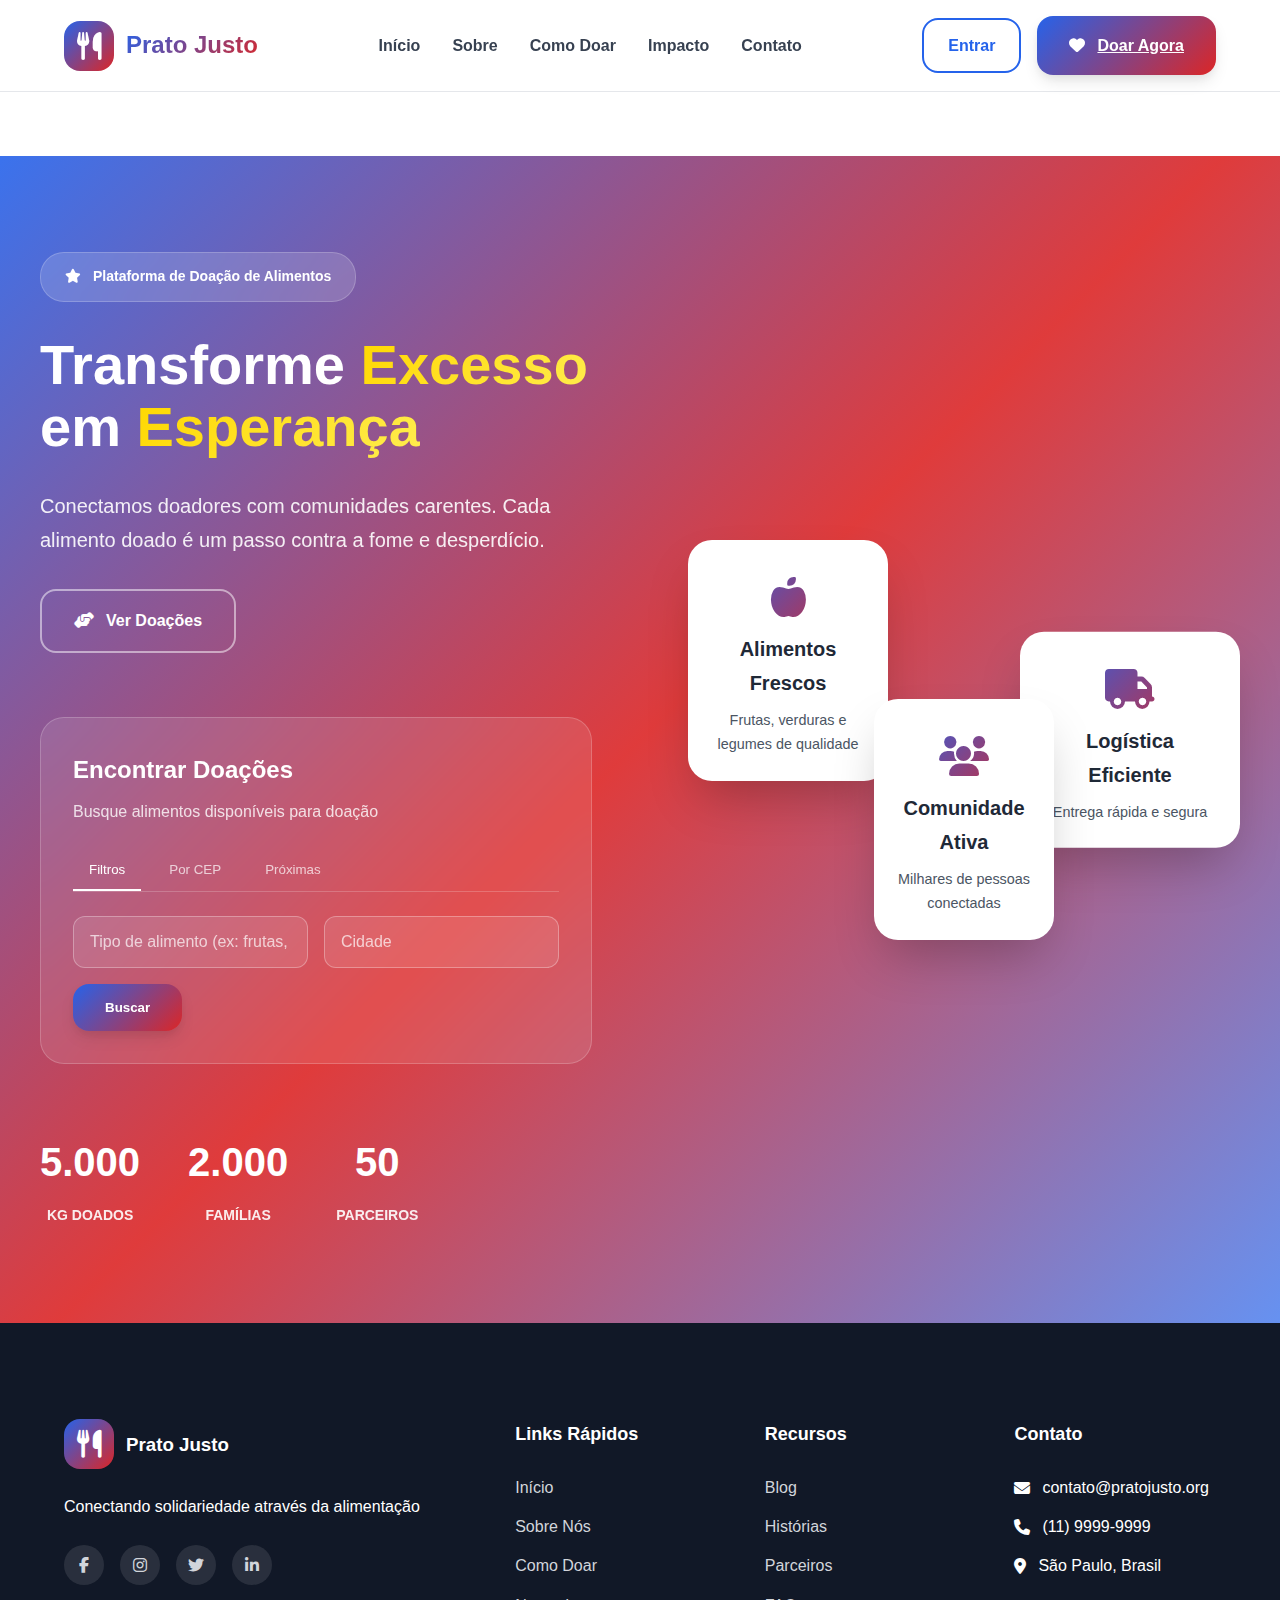
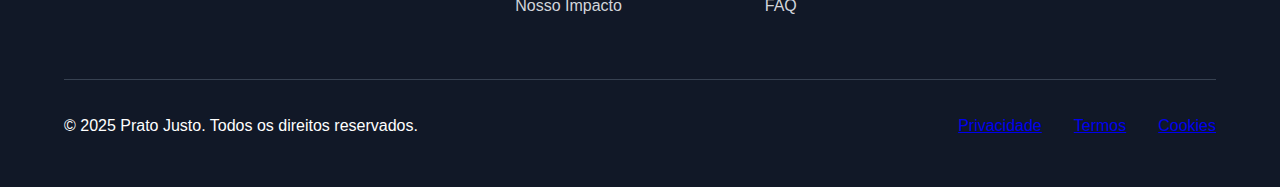
<file: backup-local/src/main/resources/static/index.html>
<!DOCTYPE html>
<html lang="pt-BR">
<head>
    <meta charset="UTF-8">
    <meta name="viewport" content="width=device-width, initial-scale=1.0">
    <title>Prato Justo - Conectando Solidariedade</title>
    <link rel="stylesheet" href="https://cdnjs.cloudflare.com/ajax/libs/font-awesome/6.4.0/css/all.min.css">
    <link rel="stylesheet" href="./index.css">
</head>
<body>
<!-- Loading Screen -->
<div class="loading-screen">
    <div class="loading-spinner"></div>
</div>

<!-- Header -->
<header class="header">
    <nav class="nav">
        <div class="nav-container">
            <div class="logo">
                <div class="logo-icon">
                    <i class="fas fa-utensils"></i>
                </div>
                <h1>Prato Justo</h1>
            </div>

            <ul class="nav-menu">
                <li><a href="index.html" class="nav-link">Início</a></li>
                <li><a href="./Sobre.html" class="nav-link">Sobre</a></li>
                <li><a href="#como-doar" class="nav-link">Como Doar</a></li>
                <li><a href="#impacto" class="nav-link">Impacto</a></li>
                <li><a href="#contato" class="nav-link">Contato</a></li>
            </ul>

            <div class="header-actions" id="header-actions">
                <!-- Será preenchido pelo sistema de autenticação -->
            </div>
        </div>
    </nav>
</header>

<!-- Hero Section -->
<section id="home" class="hero">
    <div class="hero-content">
        <div class="hero-text">
            <div class="badge">
                <span><i class="fas fa-star"></i></span>
                Plataforma de Doação de Alimentos
            </div>

            <h2 class="hero-title">
                Transforme <span class="highlight">Excesso</span> em
                <span class="highlight">Esperança</span>
            </h2>

            <p class="hero-description">
                Conectamos doadores com comunidades carentes. Cada alimento doado
                é um passo contra a fome e desperdício.
            </p>

            <div class="hero-buttons">
                <a href="cadastro_alimento.html" class="btn btn-primary require-auth">
                    <span class="btn-icon"><i class="fas fa-box"></i></span>
                    Quero Doar
                </a>
                <a href="doacoes.html" class="btn btn-secondary">
                    <span class="btn-icon"><i class="fas fa-hands-helping"></i></span>
                    Ver Doações
                </a>
            </div>

            <div class="donation-search-card">
                <div class="search-header">
                    <h3>Encontrar Doações</h3>
                    <p>Busque alimentos disponíveis para doação</p>
                </div>

                <div class="search-tabs">
                    <button class="tab-btn active" data-tab="filtros">Filtros</button>
                    <button class="tab-btn" data-tab="cep">Por CEP</button>
                    <button class="tab-btn" data-tab="proximas">Próximas</button>
                </div>

                <div class="search-content">
                    <div class="tab-content active" id="filtros">
                        <div class="search-row">
                            <input id="homeSearchTipo" placeholder="Tipo de alimento (ex: frutas, verduras)" class="search-input"/>
                            <input id="homeSearchCidade" placeholder="Cidade" class="search-input"/>
                            <button id="homeBtnBuscar" class="btn btn-primary">Buscar</button>
                        </div>
                    </div>

                    <div class="tab-content" id="cep">
                        <div class="search-row">
                            <input id="homeSearchCep" placeholder="Digite seu CEP" class="search-input"/>
                            <button id="homeBtnCep" class="btn btn-primary">Buscar por CEP</button>
                        </div>
                    </div>

                    <div class="tab-content" id="proximas">
                        <div class="search-row">
                            <button id="homeBtnPerto" class="btn btn-primary"><i class="fas fa-map-marker-alt"></i> Usar Minha Localização</button>
                            <a href="cadastro_alimento.html" class="btn btn-outline require-auth"><i class="fas fa-plus"></i> Cadastrar Doação</a>
                        </div>
                    </div>
                </div>
            </div>

            <div class="hero-stats">
                <div class="stat">
                    <div class="stat-number" data-count="5000">5.000</div>
                    <div class="stat-label">Kg Doados</div>
                </div>
                <div class="stat">
                    <div class="stat-number" data-count="2000">2.000</div>
                    <div class="stat-label">Famílias</div>
                </div>
                <div class="stat">
                    <div class="stat-number" data-count="50">50</div>
                    <div class="stat-label">Parceiros</div>
                </div>
            </div>
        </div>

        <div class="hero-visual">
            <div class="floating-cards">
                <div class="card card-1">
                    <div class="card-content">
                        <div class="card-icon"><i class="fas fa-apple-alt"></i></div>
                        <h3>Alimentos Frescos</h3>
                        <p>Frutas, verduras e legumes de qualidade</p>
                    </div>
                </div>
                <div class="card card-2">
                    <div class="card-content">
                        <div class="card-icon"><i class="fas fa-truck"></i></div>
                        <h3>Logística Eficiente</h3>
                        <p>Entrega rápida e segura</p>
                    </div>
                </div>
                <div class="card card-3">
                    <div class="card-content">
                        <div class="card-icon"><i class="fas fa-users"></i></div>
                        <h3>Comunidade Ativa</h3>
                        <p>Milhares de pessoas conectadas</p>
                    </div>
                </div>
            </div>
        </div>
    </div>
</section>

<!-- Footer -->
<footer class="footer">
    <div class="container">
        <div class="footer-content">
            <div class="footer-section">
                <div class="footer-logo">
                    <div class="logo-icon"><i class="fas fa-utensils"></i></div>
                    <h3>Prato Justo</h3>
                </div>
                <p>Conectando solidariedade através da alimentação</p>
                <div class="social-links">
                    <a href="#" class="social-link"><i class="fab fa-facebook-f"></i></a>
                    <a href="#" class="social-link"><i class="fab fa-instagram"></i></a>
                    <a href="#" class="social-link"><i class="fab fa-twitter"></i></a>
                    <a href="#" class="social-link"><i class="fab fa-linkedin-in"></i></a>
                </div>
            </div>

            <div class="footer-section">
                <h4>Links Rápidos</h4>
                <ul>
                    <li><a href="./index.html">Início</a></li>
                    <li><a href="./Sobre.html">Sobre Nós</a></li>
                    <li><a href="#como-doar">Como Doar</a></li>
                    <li><a href="#impacto">Nosso Impacto</a></li>
                </ul>
            </div>

            <div class="footer-section">
                <h4>Recursos</h4>
                <ul>
                    <li><a href="#">Blog</a></li>
                    <li><a href="#">Histórias</a></li>
                    <li><a href="#">Parceiros</a></li>
                    <li><a href="#">FAQ</a></li>
                </ul>
            </div>

            <div class="footer-section">
                <h4>Contato</h4>
                <div class="contact-info">
                    <p><i class="fas fa-envelope"></i> contato@pratojusto.org</p>
                    <p><i class="fas fa-phone"></i> (11) 9999-9999</p>
                    <p><i class="fas fa-map-marker-alt"></i> São Paulo, Brasil</p>
                </div>
            </div>
        </div>

        <div class="footer-bottom">
            <p>&copy; 2025 Prato Justo. Todos os direitos reservados.</p>
            <div class="footer-links">
                <a href="#">Privacidade</a>
                <a href="#">Termos</a>
                <a href="#">Cookies</a>
            </div>
        </div>
    </div>
</footer>

<!-- Scripts -->
<script src="auth.js"></script>
<script src="index.js"></script>

</body>
</html>
</file>
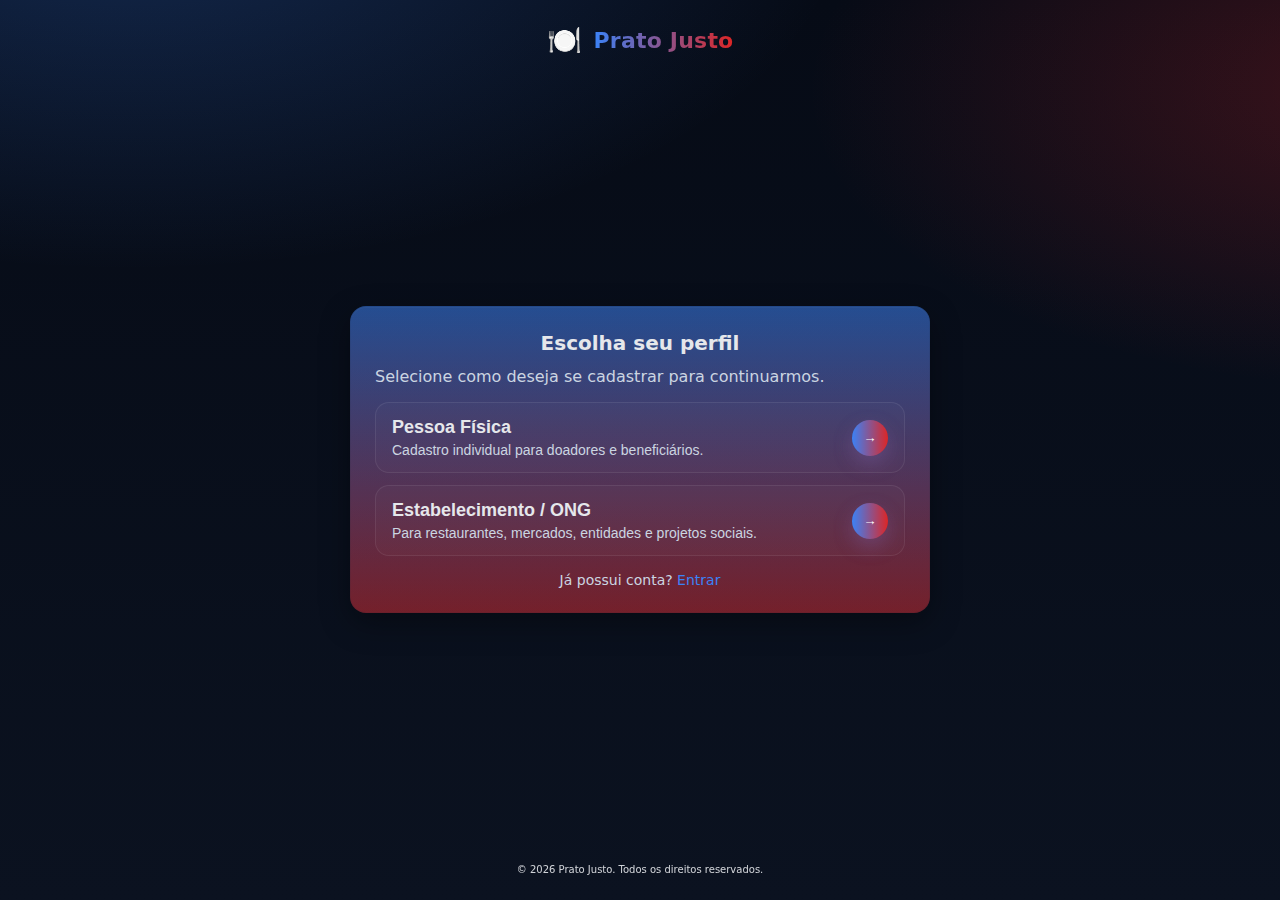
<file: src/main/resources/static/cadastro_perfil.html>
<!DOCTYPE html>
<html lang="pt-BR">
<head>
    <meta charset="utf-8">
    <meta name="viewport" content="width=device-width, initial-scale=1">
    <meta name="description" content="Escolha de perfil - Prato Justo">
    <title>Escolher perfil | Prato Justo</title>
    <link rel="stylesheet" href="./cadastro_perfil.css">
</head>
<body>
<main class="page">
    <header class="brand">
        <div class="brand__logo" aria-hidden="true">🍽️</div>
        <h1 class="brand__title">Prato Justo</h1>
    </header>

    <section class="card" aria-labelledby="perfil-title">
        <h2 id="perfil-title" class="card__title">Escolha seu perfil</h2>
        <p class="intro">Selecione como deseja se cadastrar para continuarmos.</p>

        <div class="options" role="list">
            <button class="option" id="opt-pessoa" role="listitem">
                <div class="option__content">
                    <div class="option__title">Pessoa Física</div>
                    <div class="option__desc">Cadastro individual para doadores e beneficiários.</div>
                </div>
                <span class="option__icon" aria-hidden="true">→</span>
            </button>

            <button class="option" id="opt-org" role="listitem">
                <div class="option__content">
                    <div class="option__title">Estabelecimento / ONG</div>
                    <div class="option__desc">Para restaurantes, mercados, entidades e projetos sociais.</div>
                </div>
                <span class="option__icon" aria-hidden="true">→</span>
            </button>
        </div>

        <p class="hint">Já possui conta? <a href="./login.html" class="link">Entrar</a></p>
    </section>

    <footer class="footer">
        <small>© <span id="ano"></span> Prato Justo. Todos os direitos reservados.</small>
    </footer>
</main>

<script src="./cadastro_perfil.js" defer></script>
</body>
</html>
</file>
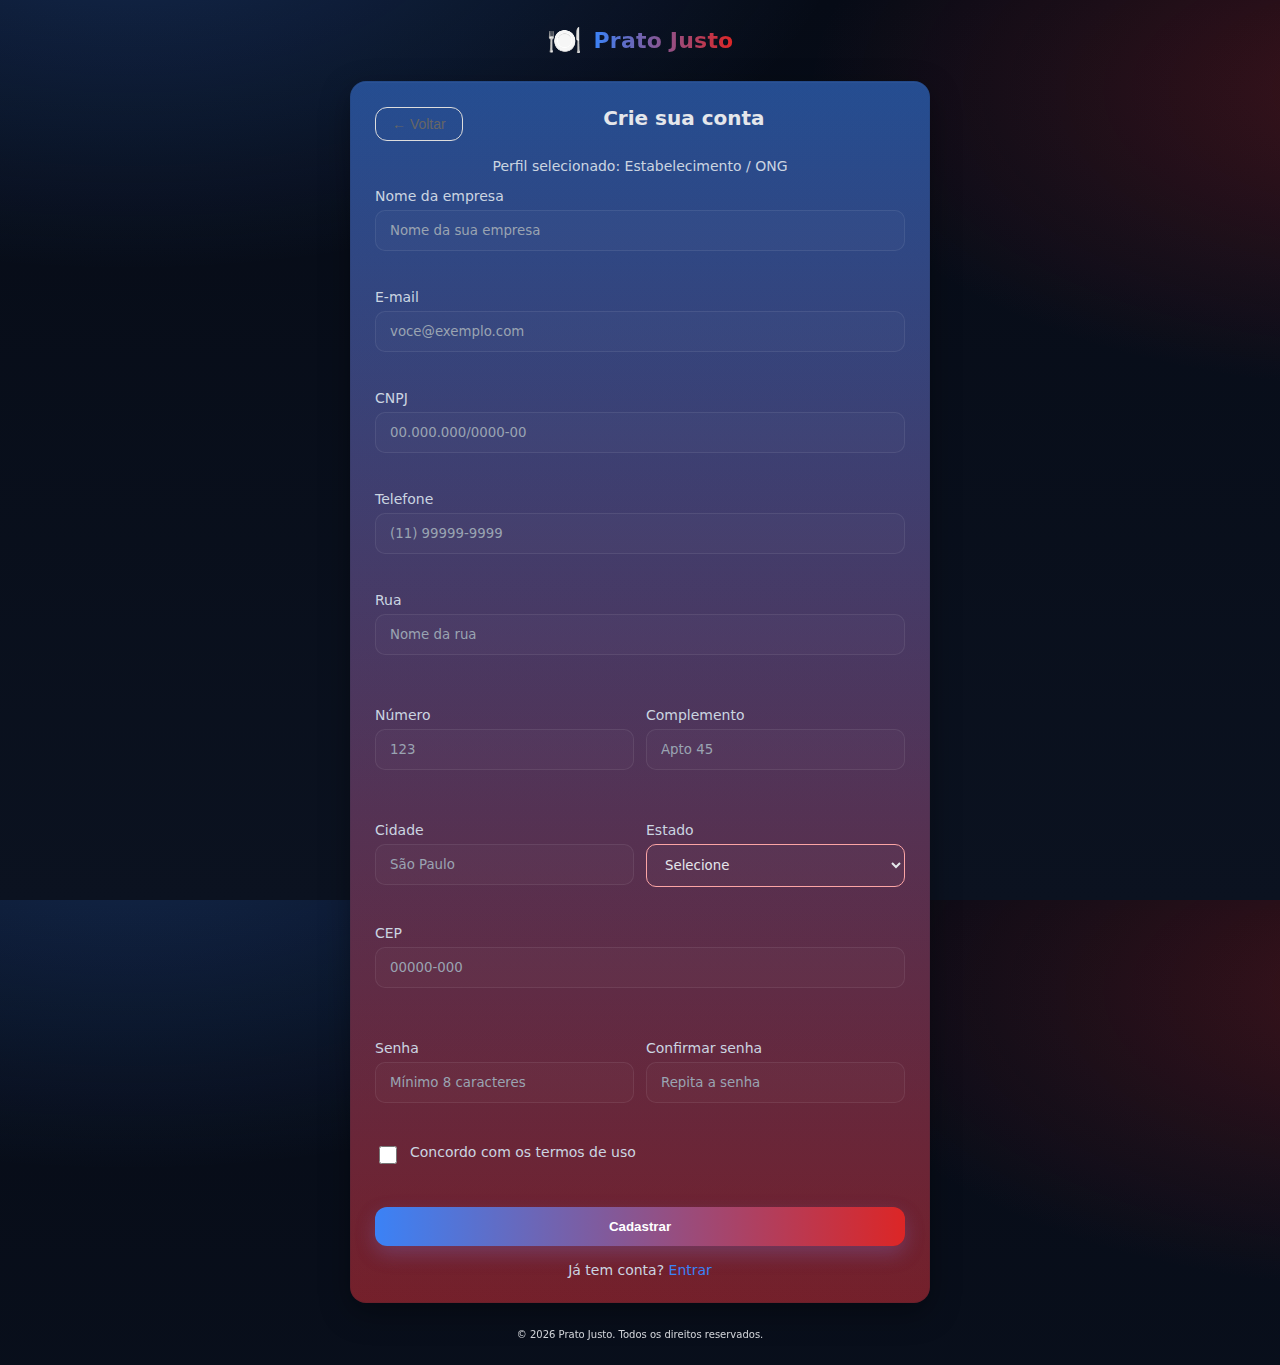
<file: src/main/resources/static/Estabelecimento.html>
<!DOCTYPE html>
<html lang="pt-BR">
<head>
    <meta charset="utf-8">
    <meta name="viewport" content="width=device-width, initial-scale=1">
    <meta name="description" content="Página de cadastro de estabelecimento - Prato Justo">
    <title>Cadastro de Estabelecimento | Prato Justo</title>
    <link rel="stylesheet" href="Estabelecimento.css">
</head>
<body>
<main class="page">
    <header class="brand">
        <div class="brand__logo" aria-hidden="true">🍽️</div>
        <h1 class="brand__title">Prato Justo</h1>
    </header>

    <section class="card" aria-labelledby="cadastro-title">
        <div class="card__header">
            <button class="btn btn--back" onclick="goTo('./cadastro_perfil.html')" aria-label="Voltar">
                ← Voltar
            </button>
            <h2 id="cadastro-title" class="card__title">Crie sua conta</h2>
        </div>
        <p id="cadastro-subtitle" class="hint" aria-live="polite">Perfil selecionado: Estabelecimento / ONG</p>

        <form id="form-cadastro-estabelecimento" novalidate>
            <div class="field">
                <label for="nome-empresa">Nome da empresa</label>
                <input id="nome-empresa" name="nomeEmpresa" type="text" autocomplete="organization" placeholder="Nome da sua empresa" required>
                <p class="error" id="erro-nome-empresa" role="alert" aria-live="polite"></p>
            </div>

            <div class="field">
                <label for="email">E-mail</label>
                <input id="email" name="email" type="email" autocomplete="email" placeholder="voce@exemplo.com" required>
                <p class="error" id="erro-email" role="alert" aria-live="polite"></p>
            </div>

            <div class="field">
                <label for="cnpj">CNPJ</label>
                <input id="cnpj" name="cnpj" type="text" placeholder="00.000.000/0000-00" required>
                <p class="error" id="erro-cnpj" role="alert" aria-live="polite"></p>
            </div>

            <div class="field">
                <label for="telefone">Telefone</label>
                <input id="telefone" name="telefone" type="tel" autocomplete="tel" placeholder="(11) 99999-9999" required>
                <p class="error" id="erro-telefone" role="alert" aria-live="polite"></p>
            </div>

            <div class="field">
                <label for="rua">Rua</label>
                <input id="rua" name="rua" type="text" placeholder="Nome da rua" required>
                <p class="error" id="erro-rua" role="alert" aria-live="polite"></p>
            </div>

            <div class="field field--split">
                <div class="field">
                    <label for="numero">Número</label>
                    <input id="numero" name="numero" type="text" placeholder="123" required>
                    <p class="error" id="erro-numero" role="alert" aria-live="polite"></p>
                </div>
                <div class="field">
                    <label for="complemento">Complemento</label>
                    <input id="complemento" name="complemento" type="text" placeholder="Apto 45">
                    <p class="error" id="erro-complemento" role="alert" aria-live="polite"></p>
                </div>
            </div>

            <div class="field field--split">
                <div class="field">
                    <label for="cidade">Cidade</label>
                    <input id="cidade" name="cidade" type="text" placeholder="São Paulo" required>
                    <p class="error" id="erro-cidade" role="alert" aria-live="polite"></p>
                </div>
                <div class="field">
                    <label for="estado">Estado</label>
                    <select id="estado" name="estado" required>
                        <option value="">Selecione</option>
                        <option value="AC">Acre</option>
                        <option value="AL">Alagoas</option>
                        <option value="AP">Amapá</option>
                        <option value="AM">Amazonas</option>
                        <option value="BA">Bahia</option>
                        <option value="CE">Ceará</option>
                        <option value="DF">Distrito Federal</option>
                        <option value="ES">Espírito Santo</option>
                        <option value="GO">Goiás</option>
                        <option value="MA">Maranhão</option>
                        <option value="MT">Mato Grosso</option>
                        <option value="MS">Mato Grosso do Sul</option>
                        <option value="MG">Minas Gerais</option>
                        <option value="PA">Pará</option>
                        <option value="PB">Paraíba</option>
                        <option value="PR">Paraná</option>
                        <option value="PE">Pernambuco</option>
                        <option value="PI">Piauí</option>
                        <option value="RJ">Rio de Janeiro</option>
                        <option value="RN">Rio Grande do Norte</option>
                        <option value="RS">Rio Grande do Sul</option>
                        <option value="RO">Rondônia</option>
                        <option value="RR">Roraima</option>
                        <option value="SC">Santa Catarina</option>
                        <option value="SP">São Paulo</option>
                        <option value="SE">Sergipe</option>
                        <option value="TO">Tocantins</option>
                    </select>
                    <p class="error" id="erro-estado" role="alert" aria-live="polite"></p>
                </div>
            </div>

            <div class="field">
                <label for="cep">CEP</label>
                <input id="cep" name="cep" type="text" placeholder="00000-000" required>
                <p class="error" id="erro-cep" role="alert" aria-live="polite"></p>
            </div>

            <div class="field field--split">
                <div class="field">
                    <label for="senha">Senha</label>
                    <input id="senha" name="senha" type="password" autocomplete="new-password" placeholder="Mínimo 8 caracteres" required>
                    <p class="error" id="erro-senha" role="alert" aria-live="polite"></p>
                </div>
                <div class="field">
                    <label for="confirmar">Confirmar senha</label>
                    <input id="confirmar" name="confirmar" type="password" autocomplete="new-password" placeholder="Repita a senha" required>
                    <p class="error" id="erro-confirmar" role="alert" aria-live="polite"></p>
                </div>
            </div>

            <div class="field field--checkbox">
                <input id="termos" name="termos" type="checkbox" required>
                <label for="termos">Concordo com os termos de uso</label>
            </div>
            <p class="error" id="erro-termos" role="alert" aria-live="polite"></p>

            <button type="submit" class="btn btn--primary">Cadastrar</button>

            <p class="hint">Já tem conta? <a href="./login.html" class="link">Entrar</a></p>

        </form>

    </section>

    <footer class="footer">
        <small>© <span id="ano"></span> Prato Justo. Todos os direitos reservados.</small>
    </footer>
</main>

<script src="./cadastro_estabelecimento.js" defer></script>
</body>
</html>
</file>
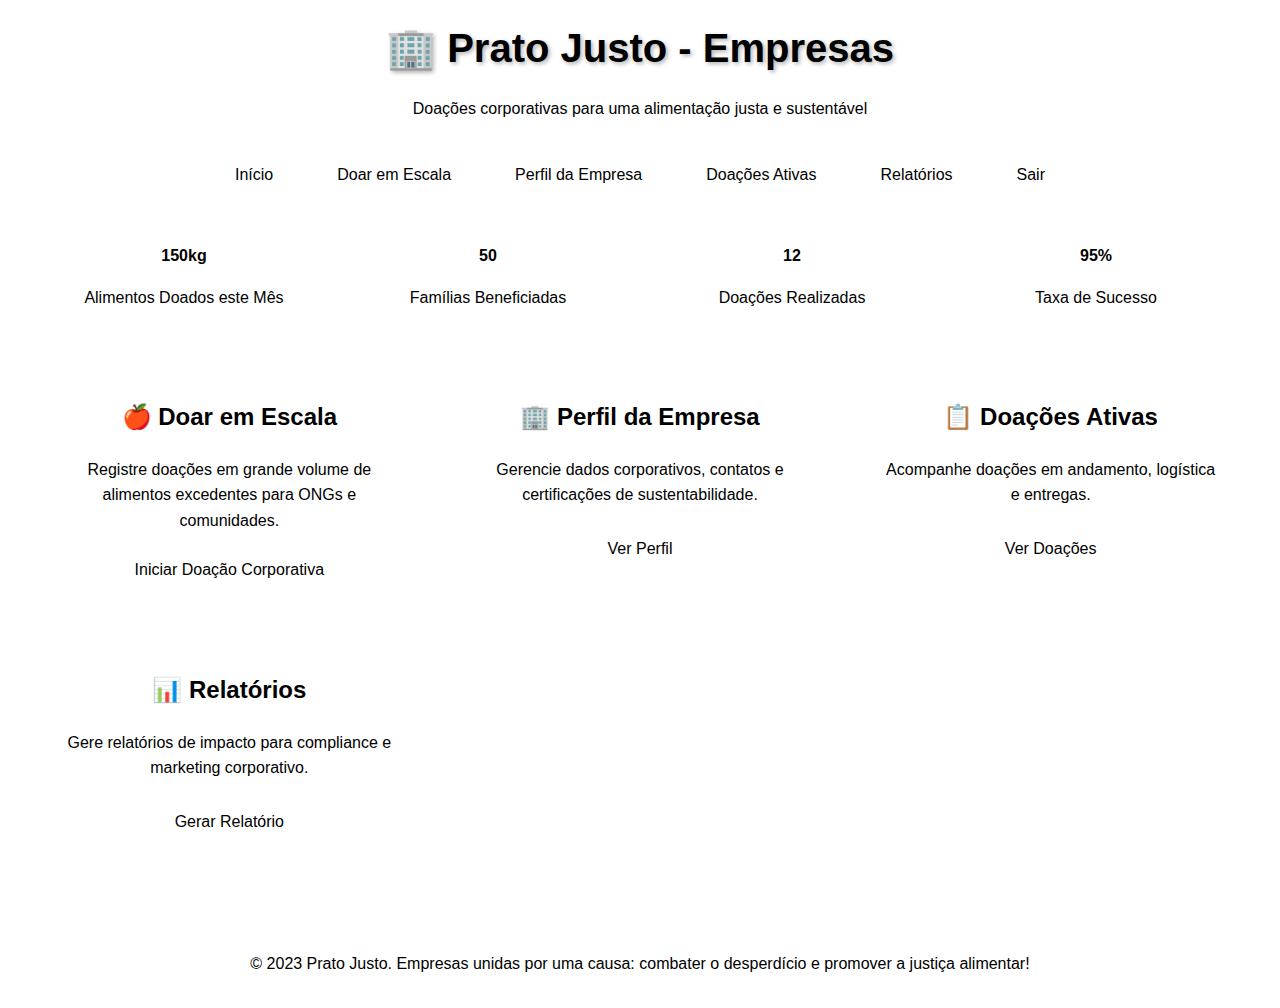
<file: src/main/resources/static/HomeEmpresas.html>
<!DOCTYPE html>
<html lang="pt-BR">
<head>
    <meta charset="UTF-8">
    <meta name="viewport" content="width=device-width, initial-scale=1.0">
    <title>Prato Justo - Dashboard da Empresa</title>
    <link rel="stylesheet" href="./HomeEmpresas.css">
</head>
<body>
<header>
    <h1>🏢 Prato Justo - Empresas</h1>
    <p>Doações corporativas para uma alimentação justa e sustentável</p>
</header>
<nav>
    <ul>
        <li><a href="#home">Início</a></li>
        <li><a href="#donate">Doar em Escala</a></li>
        <li><a href="#profile">Perfil da Empresa</a></li>
        <li><a href="#donations">Doações Ativas</a></li>
        <li><a href="#reports">Relatórios</a></li>
        <li><a href="#logout">Sair</a></li>
    </ul>
</nav>

<main>
    <!-- Estatísticas de Impacto (visíveis no dashboard inicial) -->
    <section class="stats-grid">
        <div class="stat-card">
            <h4>150kg</h4>
            <p>Alimentos Doados este Mês</p>
        </div>
        <div class="stat-card">
            <h4>50</h4>
            <p>Famílias Beneficiadas</p>
        </div>
        <div class="stat-card">
            <h4>12</h4>
            <p>Doações Realizadas</p>
        </div>
        <div class="stat-card">
            <h4>95%</h4>
            <p>Taxa de Sucesso</p>
        </div>
    </section>

    <section id="home" class="dashboard-grid">
        <div class="card">
            <h2>🍎 Doar em Escala</h2>
            <p>Registre doações em grande volume de alimentos excedentes para ONGs e comunidades.</p>
            <button class="btn" onclick="openDonationForm()">Iniciar Doação Corporativa</button>
        </div>

        <div class="card">
            <h2>🏢 Perfil da Empresa</h2>
            <p>Gerencie dados corporativos, contatos e certificações de sustentabilidade.</p>
            <a href="#profile" class="btn">Ver Perfil</a>
        </div>

        <div class="card">
            <h2>📋 Doações Ativas</h2>
            <p>Acompanhe doações em andamento, logística e entregas.</p>
            <a href="#donations" class="btn">Ver Doações</a>
        </div>

        <div class="card">
            <h2>📊 Relatórios</h2>
            <p>Gere relatórios de impacto para compliance e marketing corporativo.</p>
            <a href="#reports" class="btn">Gerar Relatório</a>
        </div>
    </section>

    <!-- Seção de Perfil da Empresa (exemplo de conteúdo) -->
    <section id="profile" class="profile-section donation-form" style="display: none;">
        <h3>Perfil da Empresa</h3>
        <div class="form-group">
            <label for="nomeEmpresa">Nome da Empresa:</label>
            <input type="text" id="nomeEmpresa" value="Supermercados ABC Ltda." readonly>
        </div>
        <div class="form-group">
            <label for="cnpj">CNPJ:</label>
            <input type="text" id="cnpj" value="12.345.678/0001-90" readonly>
        </div>
        <div class="form-group">
            <label for="emailCorp">Email Corporativo:</label>
            <input type="email" id="emailCorp" value="contato@abc.com.br" readonly>
        </div>
        <div class="form-group">
            <label for="telefoneCorp">Telefone Corporativo:</label>
            <input type="tel" id="telefoneCorp" value="(11) 3000-0000" readonly>
        </div>
        <div class="form-group">
            <label for="enderecoCorp">Endereço Principal:</label>
            <textarea id="enderecoCorp" readonly>Avenida Corporativa, 456, São Paulo - SP</textarea>
        </div>
        <div class="form-group">
            <label for="responsavel">Responsável pela Doação:</label>
            <input type="text" id="responsavel" value="Maria Oliveira - Gerente de Sustentabilidade" readonly>
        </div>
        <button class="btn" onclick="editProfile()">Editar Perfil</button>
        <button class="btn" onclick="toggleProfile()">Fechar</button>
    </section>

    <!-- Formulário de Doação Corporativa -->
    <section id="donate" class="donation-form" style="display: none;">
        <h3>Formulário de Doação Corporativa</h3>
        <form id="corporateDonationForm">
            <div class="form-group">
                <label for="tipoAlimento">Tipo de Alimento:</label>
                <select id="tipoAlimento" required>
                    <option value="">Selecione...</option>
                    <option value="frutas">Frutas e Verduras (em bulk)</option>
                    <option value="graos">Grãos e Massas (pallets)</option>
                    <option value="laticinios">Laticínios</option>
                    <option value="embalados">Alimentos Embalados</option>
                    <option value="outros">Outros</option>
                </select>
            </div>
            <div class="form-group">
                <label for="quantidade">Quantidade (kg ou caixas):</label>
                <input type="number" id="quantidade" min="10" required placeholder="Ex: 500kg ou 20 caixas">
            </div>
            <div class="form-group">
                <label for="descricao">Descrição Detalhada:</label>
                <textarea id="descricao" placeholder="Ex: 500kg de arroz integral, data de validade até 2024" required></textarea>
            </div>
            <div class="form-group">
                <label for="dataDisponivel">Data de Disponibilidade:</label>
                <input type="date" id="dataDisponivel" required>
            </div>
            <div class="form-group">
                <label for="localRetirada">Local de Retirada (Armazém):</label>
                <input type="text" id="localRetirada" placeholder="Endereço completo do armazém" required>
            </div>
            <div class="form-group">
                <label for="logistica">Opções de Logística:</label>
                <select id="logistica" required>
                    <option value="">Selecione...</option>
                    <option value="auto">Retirada pela ONG</option>
                    <option value="transporte">Fornecemos Transporte</option>
                    <option value="parceria">Parceria com Transportadora</option>
                </select>
            </div>
            <div class="form-group">
                <label for="contatoLogistica">Contato para Logística:</label>
                <input type="text" id="contatoLogistica" placeholder="Nome e telefone do responsável" required>
            </div>
            <button type="submit" class="btn">Registrar Doação</button>
            <button type="button" class="btn" onclick="closeDonationForm()">Cancelar</button>
        </form>
    </section>

    <!-- Conteúdo de Doações Ativas (exemplo) -->
    <section id="donations" class="profile-section" style="display: none;">
        <h3>Doações Ativas</h3>
        <ul style="list-style: none; padding: 0;">
            <li style="background: #f0f0f0; margin: 1rem 0; padding: 1rem; border-radius: 5px;">
                Doação de 500kg de grãos - 15/10/2023 - Status: Em Logística | ONG: Alimenta SP
            </li>
            <li style="background: #f0f0f0; margin: 1rem 0; padding: 1rem; border-radius: 5px;">
                Doação de frutas - 10/10/2023 - Status: Entregue | Impacto: 30 famílias
            </li>
        </ul>
        <button class="btn" onclick="toggleSection('donations')">Fechar</button>
    </section>

    <!-- Conteúdo de Relatórios (exemplo) -->
    <section id="reports" class="profile-section" style="display: none;">
        <h3>Relatórios de Impacto</h3>
        <div class="form-group">
            <label for="periodo">Período:</label>
            <select id="periodo">
                <option value="mensal">Mensal</option>
                <option value="trimestral">Trimestral</option>
                <option value="anual">Anual</option>
            </select>
        </div>
        <button class="btn" onclick="generateReport()">Gerar Relatório PDF</button>
        <div id="reportPreview" style="margin-top: 1rem; padding: 1rem; background: #f0f0f0; border-radius: 5px; display: none;">
            <h4>Resumo do Relatório:</h4>
            <p>Total Doado: 2.500kg | Beneficiados: 200 pessoas | Redução de Desperdício: 80%</p>
        </div>
        <button class="btn" onclick="toggleSection('reports')">Fechar</button>
    </section>
</main>

<footer>
    <p>&copy; 2023 Prato Justo. Empresas unidas por uma causa: combater o desperdício e promover a justiça alimentar!</p>
</footer>
<link rel="stylesheet" href="./HomeUsuario.js">
</body>
</html>
</file>
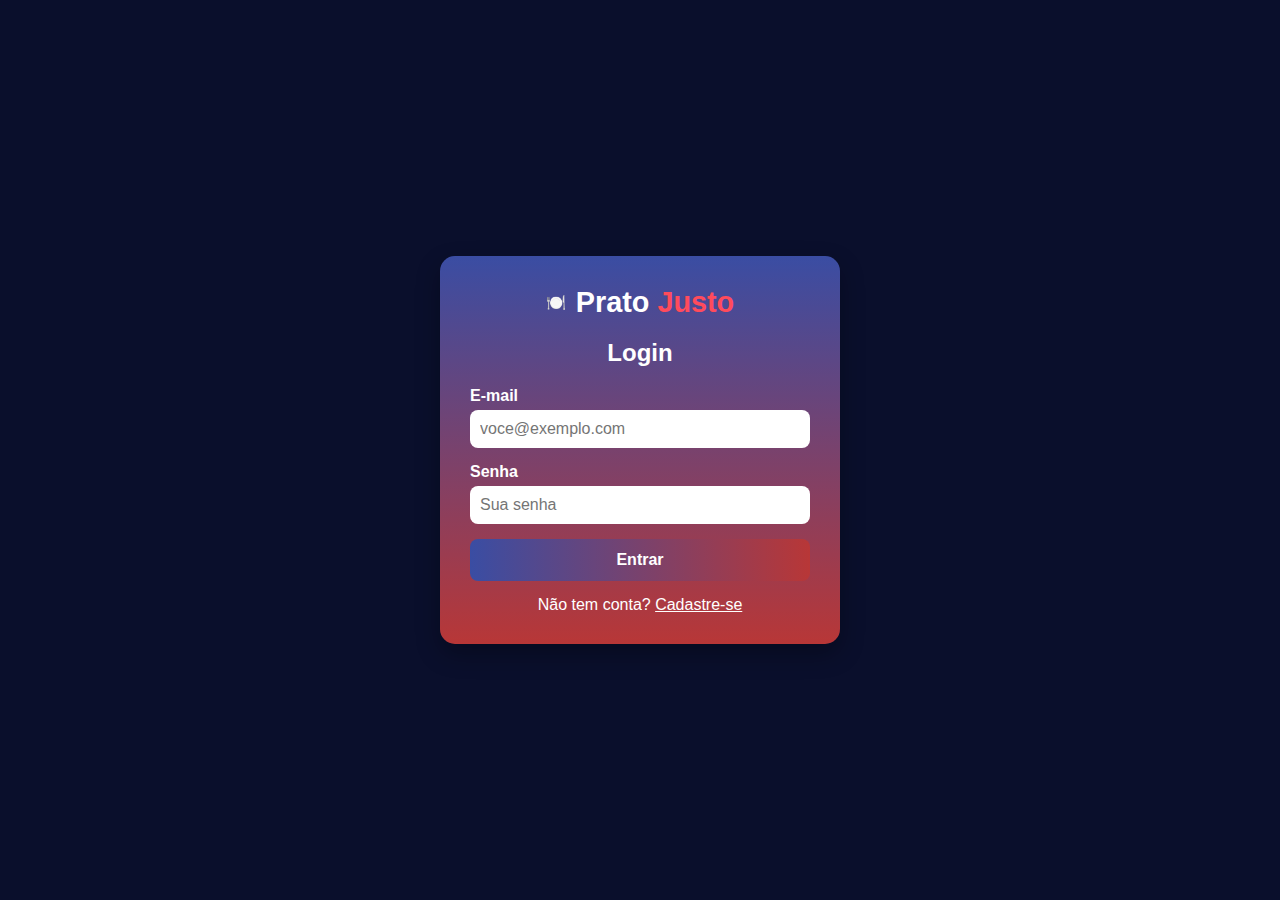
<file: src/main/resources/static/login.html>
<!DOCTYPE html>
<html lang="pt-br">
<head>
    <meta charset="UTF-8">
    <meta name="viewport" content="width=device-width, initial-scale=1.0">
    <title>Login - Prato Justo</title>
    <link rel="stylesheet" href="./login.css">
</head>
<body>
<div class="container">
    <div class="form-box">
        <div class="logo">
            <span>🍽️</span>
            <h1>Prato <span>Justo</span></h1>
        </div>
        <h2>Login</h2>
        <form id="loginForm">
            <div class="input-group">
                <label for="email">E-mail</label>
                <input type="email" id="email" placeholder="voce@exemplo.com" required>
            </div>
            <div class="input-group">
                <label for="password">Senha</label>
                <input type="password" id="password" placeholder="Sua senha" required>
            </div>
            <button type="submit" class="btn">Entrar</button>
        </form>
        <p>Não tem conta? <a href="./cadastro_perfil.html">Cadastre-se</a></p>
    </div>
</div>

<script src="./login.js"></script>
</body>
</html>
</file>
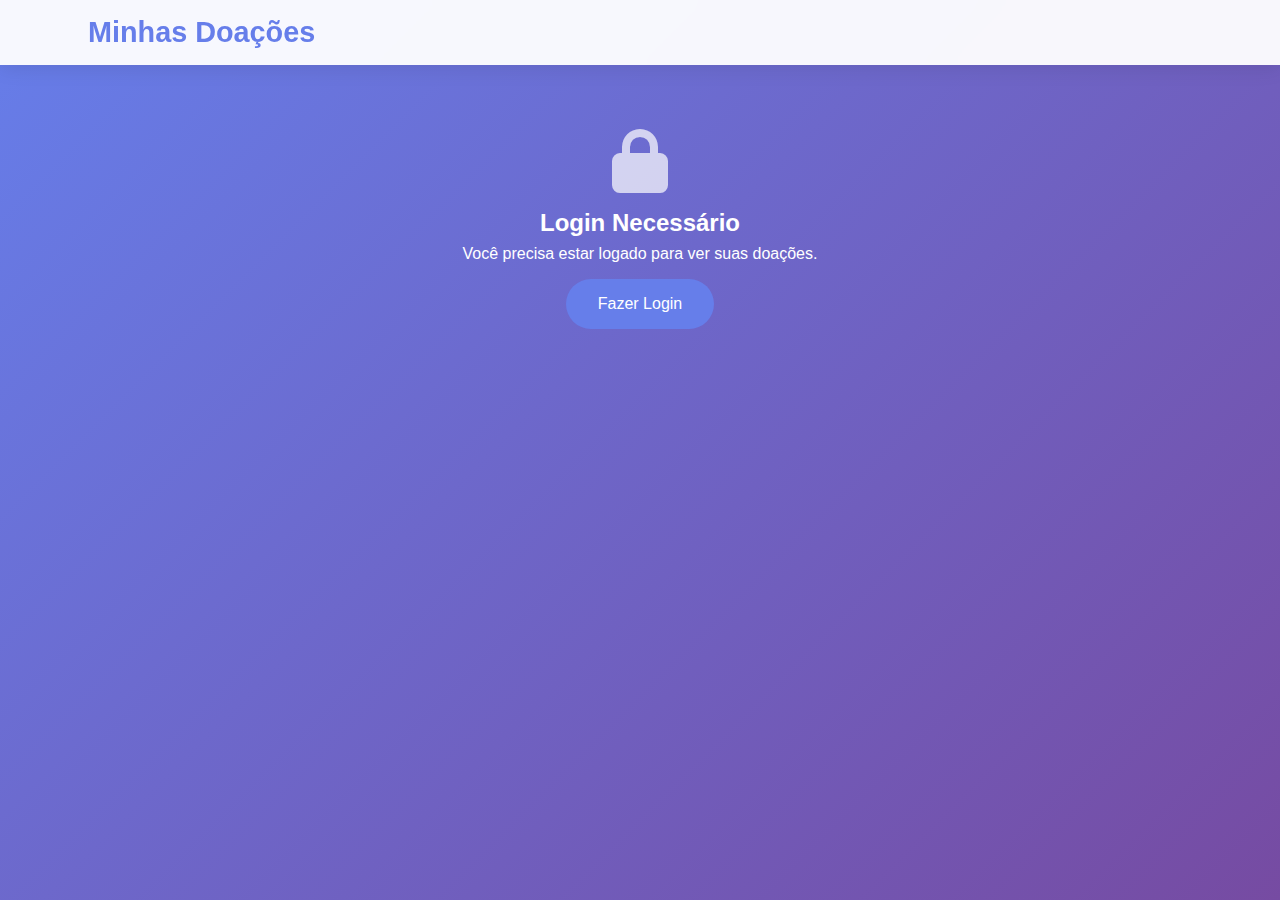
<file: src/main/resources/static/minhas-doacoes.html>
<!DOCTYPE html>
<html lang="pt-BR">
<head>
    <meta charset="UTF-8">
    <meta name="viewport" content="width=device-width, initial-scale=1.0">
    <title>Minhas Doações | Prato Justo</title>
    <link rel="stylesheet" href="doacoes.css">
    <link rel="stylesheet" href="https://cdnjs.cloudflare.com/ajax/libs/font-awesome/6.0.0/css/all.min.css">
    <style>
        .my-donations-header {
            background: rgba(255, 255, 255, 0.95);
            backdrop-filter: blur(10px);
            padding: 1rem 0;
            box-shadow: 0 2px 20px rgba(0, 0, 0, 0.1);
            position: sticky;
            top: 0;
            z-index: 100;
        }

        .my-donations-content {
            max-width: 1200px;
            margin: 0 auto;
            padding: 0 2rem;
            display: flex;
            justify-content: space-between;
            align-items: center;
        }

        .my-donations-content h1 {
            color: #667eea;
            font-size: 1.8rem;
            font-weight: 600;
        }

        .my-donations-content h1 i {
            margin-right: 0.5rem;
            color: #e74c3c;
        }

        .my-donations-actions {
            display: flex;
            gap: 1rem;
            align-items: center;
        }

        .stats-container {
            max-width: 1200px;
            margin: 2rem auto;
            padding: 0 2rem;
            display: grid;
            grid-template-columns: repeat(auto-fit, minmax(200px, 1fr));
            gap: 1rem;
        }

        .stat-card {
            background: white;
            padding: 1.5rem;
            border-radius: 15px;
            box-shadow: 0 10px 30px rgba(0, 0, 0, 0.1);
            text-align: center;
            transition: transform 0.3s ease;
        }

        .stat-card:hover {
            transform: translateY(-5px);
        }

        .stat-number {
            font-size: 2rem;
            font-weight: bold;
            color: #667eea;
            margin-bottom: 0.5rem;
        }

        .stat-label {
            color: #7f8c8d;
            font-size: 0.9rem;
        }

        .donation-actions {
            display: flex;
            gap: 0.5rem;
            margin-top: 1rem;
        }

        .btn-edit, .btn-delete {
            padding: 0.5rem 1rem;
            border: none;
            border-radius: 20px;
            cursor: pointer;
            font-size: 0.8rem;
            font-weight: 500;
            transition: all 0.3s ease;
        }

        .btn-edit {
            background: #3498db;
            color: white;
        }

        .btn-edit:hover {
            background: #2980b9;
            transform: translateY(-2px);
        }

        .btn-delete {
            background: #e74c3c;
            color: white;
        }

        .btn-delete:hover {
            background: #c0392b;
            transform: translateY(-2px);
        }

        .auth-required {
            text-align: center;
            padding: 4rem 2rem;
            color: white;
        }

        .auth-required i {
            font-size: 4rem;
            margin-bottom: 1rem;
            opacity: 0.7;
        }

        .auth-required h3 {
            font-size: 1.5rem;
            margin-bottom: 0.5rem;
        }

        .auth-required a {
            display: inline-block;
            margin-top: 1rem;
            padding: 1rem 2rem;
            background: #667eea;
            color: white;
            text-decoration: none;
            border-radius: 25px;
            font-weight: 500;
            transition: all 0.3s ease;
        }

        .auth-required a:hover {
            background: #5a6fd8;
            transform: translateY(-2px);
        }
    </style>
</head>
<body>
    <header class="my-donations-header">
        <div class="my-donations-content">
            <h1><i class="fas fa-user-heart"></i> Minhas Doações</h1>
            <div class="my-donations-actions" id="user-actions" style="display: none;">
                <span id="user-name"></span>
                <button id="logout-btn" class="btn-logout">Sair</button>
                <a href="doacoes.html" class="btn-my-donations">Ver Todas</a>
                <a href="cadastro_alimento.html" class="btn-add-donation">
                    <i class="fas fa-plus"></i>
                    Nova Doação
                </a>
            </div>
        </div>
    </header>

    <div id="auth-required" class="auth-required" style="display: none;">
        <i class="fas fa-lock"></i>
        <h3>Login Necessário</h3>
        <p>Você precisa estar logado para ver suas doações.</p>
        <a href="login.html">Fazer Login</a>
    </div>

    <div id="authenticated-content" style="display: none;">
        <div class="stats-container" id="stats-container">
            <div class="stat-card">
                <div class="stat-number" id="total-donations">0</div>
                <div class="stat-label">Total de Doações</div>
            </div>
            <div class="stat-card">
                <div class="stat-number" id="active-donations">0</div>
                <div class="stat-label">Doações Ativas</div>
            </div>
            <div class="stat-card">
                <div class="stat-number" id="total-quantity">0</div>
                <div class="stat-label">Total (kg)</div>
            </div>
        </div>

        <main class="main-content">
            <div id="loading" class="loading">
                <i class="fas fa-spinner fa-spin"></i> Carregando suas doações...
            </div>
            <div id="doacoes-container" class="doacoes-grid">
            </div>
            <div id="no-donations" class="no-donations" style="display: none;">
                <i class="fas fa-heart"></i>
                <h3>Nenhuma doação encontrada</h3>
                <p>Você ainda não fez nenhuma doação. Que tal começar agora?</p>
                <a href="cadastro_alimento.html" class="btn-add-donation">
                    <i class="fas fa-plus"></i>
                    Fazer Primeira Doação
                </a>
            </div>
        </main>
    </div>

    <script src="auth.js"></script>
    <script src="minhas-doacoes.js"></script>
</body>
</html>
</file>
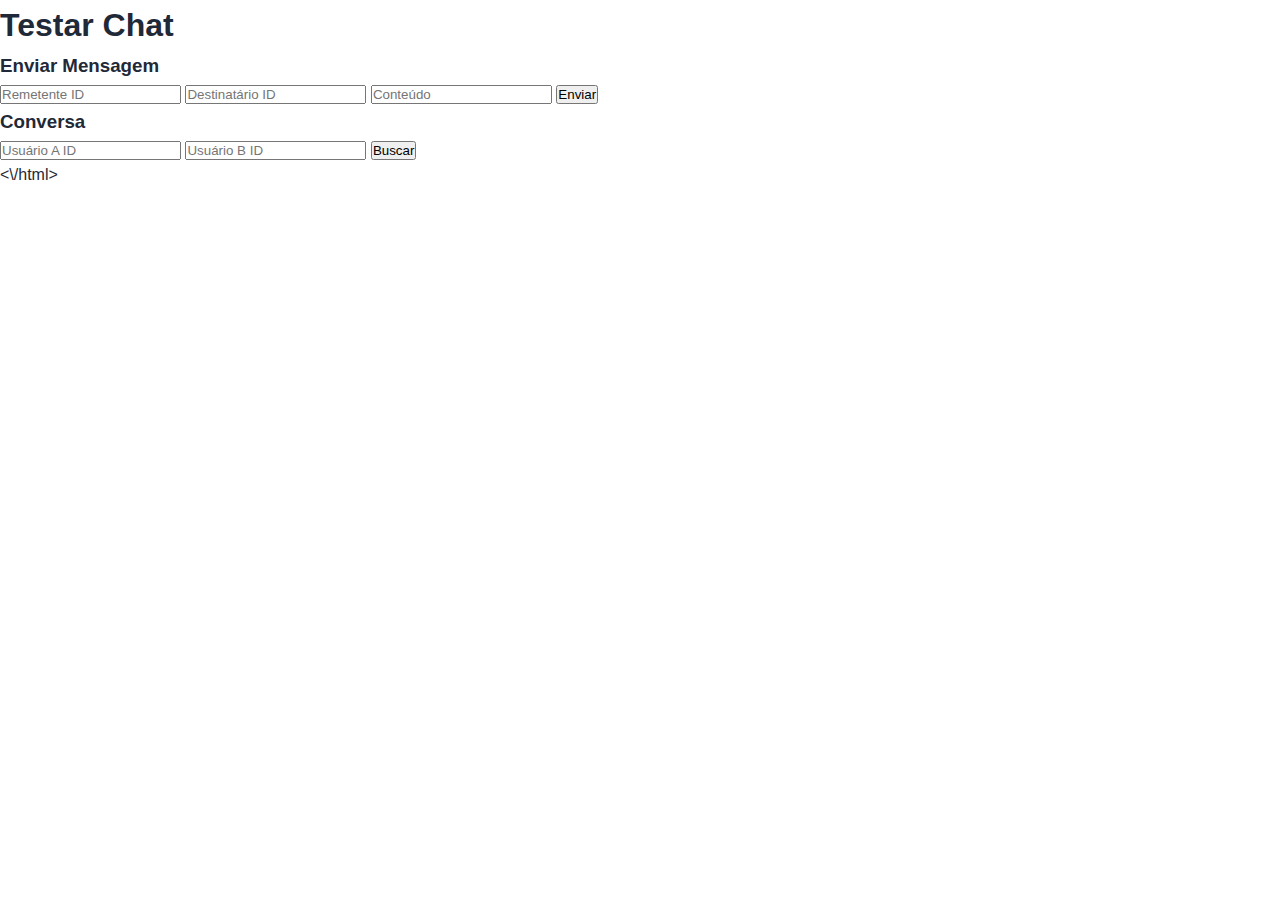
<file: src/main/resources/static/test-chat.html>
<!DOCTYPE html>
<html lang="pt-br">
<head>
    <meta charset="UTF-8" />
    <meta name="viewport" content="width=device-width, initial-scale=1.0" />
    <title>Testar Chat</title>
    <link rel="stylesheet" href="index.css" />
</head>
<body>
    <h1>Testar Chat</h1>
    <section>
        <h3>Enviar Mensagem</h3>
        <form id="formEnviar">
            <input placeholder="Remetente ID" name="remetenteId" type="number" required />
            <input placeholder="Destinatário ID" name="destinatarioId" type="number" required />
            <input placeholder="Conteúdo" name="conteudo" required />
            <button>Enviar</button>
        </form>
        <pre id="outEnviar"></pre>
    </section>

    <section>
        <h3>Conversa</h3>
        <form id="formConversa">
            <input placeholder="Usuário A ID" name="aId" type="number" required />
            <input placeholder="Usuário B ID" name="bId" type="number" required />
            <button>Buscar</button>
        </form>
        <ul id="lista"></ul>
    </section>

    <script>
        const base = '';
        document.getElementById('formEnviar').addEventListener('submit', async (e) => {
            e.preventDefault();
            const data = Object.fromEntries(new FormData(e.target));
            data.remetenteId = parseInt(data.remetenteId, 10);
            data.destinatarioId = parseInt(data.destinatarioId, 10);
            const res = await fetch(base + '/chat/enviar', { method: 'POST', headers: { 'Content-Type': 'application/json' }, body: JSON.stringify(data) });
            document.getElementById('outEnviar').textContent = await res.text();
        });

        document.getElementById('formConversa').addEventListener('submit', async (e) => {
            e.preventDefault();
            const params = new URLSearchParams(Object.fromEntries(new FormData(e.target))).toString();
            const res = await fetch(base + '/chat/conversa?' + params);
            const msgs = await res.json();
            const ul = document.getElementById('lista'); ul.innerHTML = '';
            msgs.forEach(m => {
                const li = document.createElement('li');
                li.textContent = `#${m.id} ${m.criadoEm} - ${m.conteudo}`;
                ul.appendChild(li);
            });
        });
    </script>
</body>
<\/html>
</file>
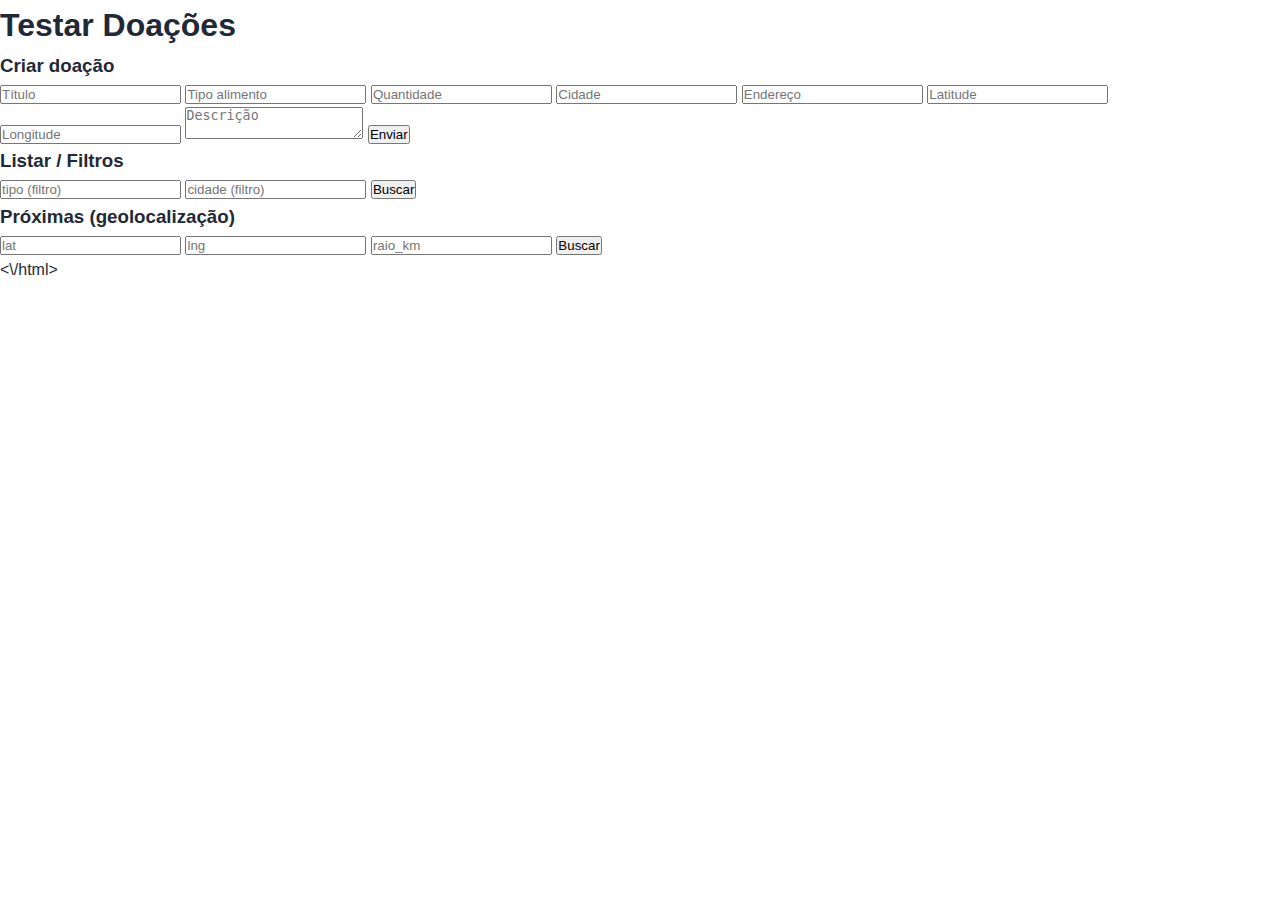
<file: src/main/resources/static/test-doacoes.html>
<!DOCTYPE html>
<html lang="pt-br">
<head>
    <meta charset="UTF-8" />
    <meta name="viewport" content="width=device-width, initial-scale=1.0" />
    <title>Testar Doações</title>
    <link rel="stylesheet" href="index.css" />
</head>
<body>
    <h1>Testar Doações</h1>
    <section>
        <h3>Criar doação</h3>
        <form id="formCriar">
            <input placeholder="Título" name="titulo" required />
            <input placeholder="Tipo alimento" name="tipoAlimento" />
            <input placeholder="Quantidade" name="quantidade" type="number" step="0.01" />
            <input placeholder="Cidade" name="cidade" />
            <input placeholder="Endereço" name="endereco" />
            <input placeholder="Latitude" name="latitude" type="number" step="0.000001" />
            <input placeholder="Longitude" name="longitude" type="number" step="0.000001" />
            <textarea placeholder="Descrição" name="descricao"></textarea>
            <button>Enviar</button>
        </form>
        <pre id="outCriar"></pre>
    </section>

    <section>
        <h3>Listar / Filtros</h3>
        <form id="formListar">
            <input placeholder="tipo (filtro)" name="tipo" />
            <input placeholder="cidade (filtro)" name="cidade" />
            <button>Buscar</button>
        </form>
        <ul id="lista"></ul>
    </section>

    <section>
        <h3>Próximas (geolocalização)</h3>
        <form id="formGeo">
            <input placeholder="lat" name="lat" type="number" step="0.000001" />
            <input placeholder="lng" name="lng" type="number" step="0.000001" />
            <input placeholder="raio_km" name="raio_km" type="number" step="0.1" />
            <button>Buscar</button>
        </form>
        <ul id="listaGeo"></ul>
    </section>

    <script>
        const base = '';
        document.getElementById('formCriar').addEventListener('submit', async (e) => {
            e.preventDefault();
            const data = Object.fromEntries(new FormData(e.target));
            data.quantidade = data.quantidade ? parseFloat(data.quantidade) : null;
            data.latitude = data.latitude ? parseFloat(data.latitude) : null;
            data.longitude = data.longitude ? parseFloat(data.longitude) : null;
            const res = await fetch(base + '/doacoes', { method: 'POST', headers: { 'Content-Type': 'application/json' }, body: JSON.stringify(data) });
            document.getElementById('outCriar').textContent = await res.text();
        });

        document.getElementById('formListar').addEventListener('submit', async (e) => {
            e.preventDefault();
            const params = new URLSearchParams(Object.fromEntries(new FormData(e.target))).toString();
            const res = await fetch(base + '/doacoes' + (params ? ('?' + params) : ''));
            const itens = await res.json();
            const ul = document.getElementById('lista'); ul.innerHTML = '';
            itens.forEach(i => {
                const li = document.createElement('li');
                li.textContent = i.titulo + ' - ' + (i.cidade || '') + ' - ' + (i.tipoAlimento || '');
                ul.appendChild(li);
            });
        });

        document.getElementById('formGeo').addEventListener('submit', async (e) => {
            e.preventDefault();
            const params = new URLSearchParams(Object.fromEntries(new FormData(e.target))).toString();
            const res = await fetch(base + '/doacoes/proximas' + (params ? ('?' + params) : ''));
            const itens = await res.json();
            const ul = document.getElementById('listaGeo'); ul.innerHTML = '';
            itens.forEach(i => {
                const li = document.createElement('li');
                li.textContent = i.titulo + ' - ' + i.latitude + ',' + i.longitude;
                ul.appendChild(li);
            });
        });
    </script>
</body>
<\/html>
</file>
<file: backup-local/src/main/resources/static/index.css>
* {
            margin: 0;
            padding: 0;
            box-sizing: border-box;
        }

        :root {
            --primary-blue: #2563eb;
            --primary-red: #dc2626;
            --secondary-blue: #3b82f6;
            --secondary-red: #ef4444;
            --white: #ffffff;
            --gray-50: #f9fafb;
            --gray-100: #f3f4f6;
            --gray-200: #e5e7eb;
            --gray-300: #d1d5db;
            --gray-400: #9ca3af;
            --gray-500: #6b7280;
            --gray-600: #4b5563;
            --gray-700: #374151;
            --gray-800: #1f2937;
            --gray-900: #111827;

            --gradient-primary: linear-gradient(135deg, var(--primary-blue) 0%, var(--primary-red) 100%);
            --gradient-hero: linear-gradient(135deg, rgba(37, 99, 235, 0.9) 0%, rgba(220, 38, 38, 0.9) 50%, rgba(37, 99, 235, 0.7) 100%);

            --shadow-sm: 0 2px 4px rgba(0, 0, 0, 0.05);
            --shadow-md: 0 8px 16px -2px rgba(0, 0, 0, 0.1), 0 4px 8px -2px rgba(0, 0, 0, 0.06);
            --shadow-lg: 0 20px 25px -5px rgba(0, 0, 0, 0.1), 0 10px 10px -5px rgba(0, 0, 0, 0.04);
            --shadow-xl: 0 25px 50px -12px rgba(0, 0, 0, 0.25);

            --radius-sm: 0.5rem;
            --radius-md: 0.75rem;
            --radius-lg: 1rem;
            --radius-xl: 1.5rem;
            --radius-2xl: 2rem;

            --space-xs: 0.5rem;
            --space-sm: 0.75rem;
            --space-md: 1rem;
            --space-lg: 1.5rem;
            --space-xl: 2rem;
            --space-2xl: 3rem;
            --space-3xl: 4rem;
            --space-4xl: 6rem;
        }

        body {
            font-family: 'Inter', -apple-system, BlinkMacSystemFont, 'Segoe UI', Roboto, sans-serif;
            line-height: 1.7;
            color: var(--gray-800);
            background: var(--white);
            overflow-x: hidden;
        }

        .container {
            max-width: 1200px;
            margin: 0 auto;
            padding: 0 var(--space-lg);
        }

        /* Header */
        .header {
            position: fixed;
            top: 0;
            left: 0;
            width: 100%;
            background: rgba(255, 255, 255, 0.95);
            backdrop-filter: blur(10px);
            border-bottom: 1px solid var(--gray-200);
            z-index: 1000;
            padding: var(--space-md) 0;
        }

        .nav-container {
            max-width: 1200px;
            margin: 0 auto;
            padding: 0 var(--space-lg);
            display: flex;
            align-items: center;
            justify-content: space-between;
        }

        .logo {
            display: flex;
            align-items: center;
            gap: var(--space-sm);
        }

        .logo-icon {
            font-size: 1.75rem;
            background: var(--gradient-primary);
            padding: var(--space-sm);
            border-radius: var(--radius-lg);
            color: var(--white);
            display: flex;
            align-items: center;
            justify-content: center;
            width: 50px;
            height: 50px;
        }

        .logo h1 {
            font-size: 1.5rem;
            font-weight: 800;
            background: var(--gradient-primary);
            -webkit-background-clip: text;
            -webkit-text-fill-color: transparent;
            background-clip: text;
        }

        .nav-menu {
            display: flex;
            list-style: none;
            gap: var(--space-xl);
        }

        .nav-link {
            text-decoration: none;
            color: var(--gray-700);
            font-weight: 600;
            transition: color 0.3s;
        }

        .nav-link:hover {
            color: var(--primary-blue);
        }

        .header-actions {
            display: flex;
            align-items: center;
            gap: var(--space-md);
        }

        /* Header User Section Styles */
        .header-user-section {
            display: flex;
            align-items: center;
            gap: var(--space-md);
        }

        .user-profile {
            display: flex;
            align-items: center;
            gap: var(--space-md);
            padding: var(--space-sm) var(--space-md);
            background: rgba(255, 255, 255, 0.1);
            border-radius: var(--radius-xl);
            backdrop-filter: blur(10px);
            border: 1px solid rgba(255, 255, 255, 0.2);
            transition: all 0.3s ease;
            animation: slideInFromRight 0.5s ease-out;
        }

        @keyframes slideInFromRight {
            from {
                opacity: 0;
                transform: translateX(20px);
            }
            to {
                opacity: 1;
                transform: translateX(0);
            }
        }

        .user-avatar {
            position: relative;
            width: 40px;
            height: 40px;
            border-radius: 50%;
            overflow: hidden;
            background: var(--gradient-primary);
            display: flex;
            align-items: center;
            justify-content: center;
            font-size: 1.2rem;
            color: var(--white);
        }

        .user-avatar img {
            width: 100%;
            height: 100%;
            object-fit: cover;
            border-radius: 50%;
        }

        .user-info {
            display: flex;
            flex-direction: column;
            gap: var(--space-xs);
        }

        .user-greeting {
            font-size: 0.9rem;
            font-weight: 600;
            color: var(--gray-700);
        }

        .user-actions {
            display: flex;
            gap: var(--space-xs);
        }

        .user-action-btn {
            display: flex;
            align-items: center;
            gap: var(--space-xs);
            padding: var(--space-xs) var(--space-sm);
            border-radius: var(--radius-md);
            text-decoration: none;
            font-size: 0.8rem;
            font-weight: 500;
            transition: all 0.3s ease;
            border: none;
            cursor: pointer;
            background: transparent;
            color: var(--gray-600);
        }

        .user-action-btn:hover {
            background: var(--gray-100);
            color: var(--primary-blue);
            transform: translateY(-1px);
        }

        .user-action-btn.logout {
            color: var(--primary-red);
        }

        .user-action-btn.logout:hover {
            background: rgba(220, 38, 38, 0.1);
            color: var(--primary-red);
        }

        .login-section {
            display: flex;
            align-items: center;
            gap: var(--space-sm);
        }

        .login-btn, .register-btn {
            display: flex;
            align-items: center;
            gap: var(--space-xs);
            padding: var(--space-sm) var(--space-md);
            border-radius: var(--radius-lg);
            text-decoration: none;
            font-size: 0.9rem;
            font-weight: 600;
            transition: all 0.3s ease;
        }

        .login-btn {
            background: transparent;
            color: var(--primary-blue);
            border: 2px solid var(--primary-blue);
        }

        .login-btn:hover {
            background: var(--primary-blue);
            color: var(--white);
            transform: translateY(-2px);
            box-shadow: var(--shadow-md);
        }

        .register-btn {
            background: var(--gradient-primary);
            color: var(--white);
            box-shadow: var(--shadow-sm);
        }

        .register-btn:hover {
            transform: translateY(-2px);
            box-shadow: var(--shadow-md);
        }

        .btn {
            display: inline-flex;
            align-items: center;
            gap: var(--space-sm);
            padding: var(--space-md) var(--space-xl);
            border: none;
            border-radius: var(--radius-lg);
            font-weight: 600;
            text-decoration: none;
            cursor: pointer;
            transition: all 0.3s ease;
        }

        .btn-primary {
            background: var(--gradient-primary);
            color: var(--white);
            box-shadow: var(--shadow-md);
        }

        .btn-primary:hover {
            transform: translateY(-2px);
            box-shadow: var(--shadow-lg);
        }

        .btn-secondary {
            background: transparent;
            color: var(--white);
            border: 2px solid rgba(255, 255, 255, 0.5);
        }

        .btn-secondary:hover {
            background: rgba(255, 255, 255, 0.1);
        }

        .btn-login {
            background: transparent;
            color: var(--primary-blue);
            border: 2px solid var(--primary-blue);
            padding: var(--space-sm) var(--space-lg);
        }

        .btn-login:hover {
            background: var(--primary-blue);
            color: var(--white);
        }

        .donate-btn {
            background: var(--gradient-primary);
            color: var(--white);
            padding: var(--space-md) var(--space-xl);
            border: none;
            border-radius: var(--radius-lg);
            font-weight: 700;
            cursor: pointer;
            display: flex;
            align-items: center;
            gap: var(--space-sm);
            box-shadow: var(--shadow-md);
        }

        .donate-btn:hover {
            transform: translateY(-2px);
            box-shadow: var(--shadow-lg);
        }

        /* Hero Section */
        .hero {
            min-height: 100vh;
            position: relative;
            display: flex;
            align-items: center;
            padding: var(--space-4xl) var(--space-lg);
            overflow: hidden;
            background: var(--gradient-hero);
            margin-top: 80px;
        }

        .hero-content {
            max-width: 1200px;
            margin: 0 auto;
            display: grid;
            grid-template-columns: 1fr 1fr;
            gap: var(--space-4xl);
            align-items: center;
            color: var(--white);
        }

        .hero-text {
            display: flex;
            flex-direction: column;
            gap: var(--space-xl);
        }

        .badge {
            display: inline-flex;
            align-items: center;
            gap: var(--space-sm);
            background: rgba(255, 255, 255, 0.15);
            padding: var(--space-sm) var(--space-lg);
            border-radius: var(--radius-xl);
            backdrop-filter: blur(10px);
            border: 1px solid rgba(255, 255, 255, 0.2);
            font-weight: 600;
            font-size: 0.875rem;
            width: fit-content;
        }

        .hero-title {
            font-size: 3.5rem;
            font-weight: 900;
            line-height: 1.1;
        }

        .highlight {
            background: linear-gradient(135deg, #ffd700, #ffed4e);
            -webkit-background-clip: text;
            -webkit-text-fill-color: transparent;
            background-clip: text;
        }

        .hero-description {
            font-size: 1.25rem;
            opacity: 0.9;
            line-height: 1.7;
        }

        .hero-buttons {
            display: flex;
            gap: var(--space-md);
            flex-wrap: wrap;
        }

        /* Donation Search Card */
        .donation-search-card {
            background: rgba(255, 255, 255, 0.1);
            backdrop-filter: blur(10px);
            border-radius: var(--radius-xl);
            padding: var(--space-xl);
            border: 1px solid rgba(255, 255, 255, 0.2);
            margin-top: var(--space-xl);
        }

        .search-header {
            margin-bottom: var(--space-lg);
        }

        .search-header h3 {
            font-size: 1.5rem;
            margin-bottom: var(--space-xs);
        }

        .search-header p {
            opacity: 0.8;
        }

        .search-tabs {
            display: flex;
            gap: var(--space-sm);
            margin-bottom: var(--space-lg);
            border-bottom: 1px solid rgba(255, 255, 255, 0.2);
        }

        .tab-btn {
            background: transparent;
            border: none;
            color: var(--white);
            padding: var(--space-sm) var(--space-md);
            cursor: pointer;
            opacity: 0.7;
            transition: all 0.3s;
            border-bottom: 2px solid transparent;
        }

        .tab-btn.active {
            opacity: 1;
            border-bottom-color: var(--white);
        }

        .tab-content {
            display: none;
        }

        .tab-content.active {
            display: block;
        }

        .search-row {
            display: flex;
            gap: var(--space-md);
            flex-wrap: wrap;
        }

        .search-input {
            flex: 1;
            min-width: 200px;
            padding: var(--space-md);
            border: 1px solid rgba(255, 255, 255, 0.3);
            border-radius: var(--radius-md);
            background: rgba(255, 255, 255, 0.1);
            color: var(--white);
            font-size: 1rem;
        }

        .search-input::placeholder {
            color: rgba(255, 255, 255, 0.7);
        }

        .btn-outline {
            background: transparent;
            color: var(--white);
            border: 2px solid rgba(255, 255, 255, 0.5);
        }

        .btn-outline:hover {
            background: rgba(255, 255, 255, 0.1);
        }

        /* Hero Stats */
        .hero-stats {
            display: flex;
            gap: var(--space-2xl);
            margin-top: var(--space-xl);
        }

        .stat {
            text-align: center;
        }

        .stat-number {
            font-size: 2.5rem;
            font-weight: 900;
            margin-bottom: var(--space-xs);
        }

        .stat-label {
            font-size: 0.875rem;
            opacity: 0.9;
            font-weight: 600;
            text-transform: uppercase;
        }

        /* Hero Visual */
        .hero-visual {
            display: flex;
            justify-content: center;
            align-items: center;
        }

        .floating-cards {
            position: relative;
            width: 100%;
            height: 400px;
        }

        .card {
            position: absolute;
            background: var(--white);
            padding: var(--space-lg);
            border-radius: var(--radius-xl);
            box-shadow: var(--shadow-xl);
            display: flex;
            flex-direction: column;
            align-items: center;
            text-align: center;
            gap: var(--space-md);
            transition: transform 0.3s ease;
        }

        .card:hover {
            transform: translateY(-10px);
        }

        .card-icon {
            font-size: 2.5rem;
            background: var(--gradient-primary);
            -webkit-background-clip: text;
            -webkit-text-fill-color: transparent;
            background-clip: text;
        }

        .card-content h3 {
            font-size: 1.25rem;
            margin-bottom: var(--space-xs);
            color: var(--gray-800);
        }

        .card-content p {
            color: var(--gray-600);
            font-size: 0.9rem;
        }

        .card-1 {
            top: 0;
            left: 0;
            width: 200px;
        }

        .card-2 {
            top: 50%;
            right: 0;
            transform: translateY(-50%);
            width: 220px;
        }

        .card-3 {
            bottom: 0;
            left: 50%;
            transform: translateX(-50%);
            width: 180px;
        }

        /* Footer */
        .footer {
            background: var(--gray-900);
            color: var(--white);
            padding: var(--space-4xl) 0 var(--space-2xl);
        }

        .footer-content {
            display: grid;
            grid-template-columns: 2fr 1fr 1fr 1fr;
            gap: var(--space-2xl);
            margin-bottom: var(--space-2xl);
        }

        .footer-section h4 {
            margin-bottom: var(--space-lg);
            font-size: 1.125rem;
        }

        .footer-section ul {
            list-style: none;
        }

        .footer-section li {
            margin-bottom: var(--space-sm);
        }

        .footer-section a {
            color: var(--gray-300);
            text-decoration: none;
            transition: color 0.3s;
        }

        .footer-section a:hover {
            color: var(--white);
        }

        .footer-logo {
            display: flex;
            align-items: center;
            gap: var(--space-sm);
            margin-bottom: var(--space-lg);
        }

        .social-links {
            display: flex;
            gap: var(--space-md);
            margin-top: var(--space-lg);
        }

        .social-link {
            display: flex;
            align-items: center;
            justify-content: center;
            width: 40px;
            height: 40px;
            background: rgba(255, 255, 255, 0.1);
            border-radius: 50%;
            transition: background 0.3s;
        }

        .social-link:hover {
            background: var(--primary-blue);
        }

        .contact-info p {
            display: flex;
            align-items: center;
            gap: var(--space-sm);
            margin-bottom: var(--space-sm);
        }

        .footer-bottom {
            display: flex;
            justify-content: space-between;
            align-items: center;
            padding-top: var(--space-xl);
            border-top: 1px solid var(--gray-700);
        }

        .footer-links {
            display: flex;
            gap: var(--space-xl);
        }

        /* Responsividade */
        @media (max-width: 768px) {
            .hero-content {
                grid-template-columns: 1fr;
                text-align: center;
            }

            .hero-title {
                font-size: 2.5rem;
            }

            .footer-content {
                grid-template-columns: 1fr;
            }

            .nav-menu {
                display: none;
            }

            .search-row {
                flex-direction: column;
            }

            .floating-cards {
                height: 300px;
                margin-top: var(--space-2xl);
            }

            .card {
                position: static;
                margin-bottom: var(--space-lg);
                width: 100% !important;
                transform: none !important;
            }

            /* Mobile Navbar Styles */
            .nav-container {
                flex-wrap: wrap;
                gap: var(--space-md);
            }

            .header-actions {
                order: 3;
                width: 100%;
                justify-content: center;
                margin-top: var(--space-sm);
            }

            .header-user-section {
                flex-direction: column;
                gap: var(--space-sm);
                width: 100%;
            }

            .user-profile {
                flex-direction: column;
                text-align: center;
                padding: var(--space-md);
                width: 100%;
            }

            .user-info {
                align-items: center;
            }

            .user-actions {
                flex-wrap: wrap;
                justify-content: center;
                gap: var(--space-sm);
            }

            .user-action-btn {
                flex: 1;
                min-width: 120px;
                justify-content: center;
            }

            .login-section {
                flex-direction: column;
                width: 100%;
                gap: var(--space-sm);
            }

            .login-btn, .register-btn {
                width: 100%;
                justify-content: center;
                padding: var(--space-md);
            }
        }

        @media (max-width: 480px) {
            .nav-container {
                padding: 0 var(--space-md);
            }

            .logo h1 {
                font-size: 1.25rem;
            }

            .logo-icon {
                width: 40px;
                height: 40px;
                font-size: 1.5rem;
            }

            .user-profile {
                padding: var(--space-sm);
            }

            .user-actions {
                flex-direction: column;
                width: 100%;
            }

            .user-action-btn {
                width: 100%;
                min-width: auto;
            }
        }

                /* ================================== */
        /* NOVOS ESTILOS PARA O MENU DE PERFIL */
        /* ================================== */

        .header-user-section {
            display: flex;
            align-items: center;
        }

        .user-logged-in {
            display: flex;
            align-items: center;
            gap: var(--space-md);
        }

        .user-action-btn {
            display: flex;
            align-items: center;
            gap: var(--space-xs);
            padding: var(--space-sm) var(--space-md);
            border-radius: var(--radius-lg);
            text-decoration: none;
            font-size: 0.9rem;
            font-weight: 600;
            transition: all 0.3s ease;
            background: var(--gray-100);
            color: var(--gray-700);
            border: 2px solid transparent;
        }

        .user-action-btn:hover {
            background: var(--gray-200);
            transform: translateY(-2px);
            box-shadow: var(--shadow-sm);
        }

        .user-action-btn.primary {
            background: var(--gradient-primary);
            color: var(--white);
            border: none;
        }

        .user-action-btn.primary:hover {
            box-shadow: var(--shadow-md);
        }

        /* Dropdown de Perfil */
        .profile-dropdown {
            position: relative;
            display: inline-block;
        }

        .avatar-btn {
            background: var(--gradient-primary);
            width: 44px;
            height: 44px;
            border-radius: 50%;
            border: 2px solid var(--white);
            cursor: pointer;
            padding: 0;
            display: flex;
            align-items: center;
            justify-content: center;
            box-shadow: var(--shadow-sm);
            transition: transform 0.2s ease, box-shadow 0.2s ease;
        }

        .avatar-btn:hover {
            transform: scale(1.05);
            box-shadow: var(--shadow-md);
        }

        .avatar-btn img {
            width: 100%;
            height: 100%;
            object-fit: cover;
            border-radius: 50%;
        }

        #user-avatar-placeholder {
            font-size: 1.2rem;
            color: var(--white);
        }

        .dropdown-content {
            display: none;
            position: absolute;
            right: 0;
            top: calc(100% + 10px);
            background-color: var(--white);
            min-width: 200px;
            box-shadow: var(--shadow-lg);
            border-radius: var(--radius-lg);
            z-index: 1001;
            overflow: hidden;
            animation: fadeIn 0.2s ease-out;
        }

        .dropdown-content.show {
            display: block;
        }

        .dropdown-header {
            padding: var(--space-md);
            border-bottom: 1px solid var(--gray-200);
            background: var(--gray-50);
        }

        .dropdown-content a {
            color: var(--gray-700);
            padding: var(--space-md);
            text-decoration: none;
            display: flex;
            align-items: center;
            gap: var(--space-sm);
            font-size: 0.9rem;
            font-weight: 500;
            transition: background-color 0.2s ease, color 0.2s ease;
        }

        .dropdown-content a i {
            width: 20px;
            text-align: center;
            color: var(--gray-500);
        }

        .dropdown-content a:hover {
            background-color: var(--gray-100);
            color: var(--primary-blue);
        }

        #logout-btn {
            color: var(--primary-red);
        }

        #logout-btn:hover {
            background-color: #fee2e2;
            color: var(--dark-red);
        }

        @keyframes fadeIn {
            from {
                opacity: 0;
                transform: translateY(-10px);
            }
            to {
                opacity: 1;
                transform: translateY(0);
            }
        }
</file>
<file: src/main/resources/static/cadastro_perfil.css>
@import url('./cadastro.css');

.intro {
  margin: 6px 0 16px 0;
  color: var(--texto-suave);
}

.options {
  display: grid;
  gap: 12px;
}

.option {
  width: 100%;
  display: flex;
  align-items: center;
  justify-content: space-between;
  gap: 12px;
  padding: 14px 16px;
  border-radius: 14px;
  border: 1px solid var(--borda);
  background: rgba(255,255,255,0.02);
  color: var(--texto);
  cursor: pointer;
  transition: border-color 160ms ease, box-shadow 180ms ease, background 160ms ease, transform 120ms ease;
}

.option:hover {
  background: rgba(255,255,255,0.04);
  border-color: rgba(59,130,246,0.35);
}

.option:active { transform: translateY(1px); }

.option__content { text-align: left; }

.option__title {
  font-weight: 800;
  font-size: 18px;
}

.option__desc {
  margin-top: 4px;
  font-size: 14px;
  color: var(--texto-suave);
}

.option__icon {
  display: inline-flex;
  width: 36px;
  height: 36px;
  align-items: center;
  justify-content: center;
  border-radius: 999px;
  background: linear-gradient(90deg, var(--azul-claro), var(--vermelho));
  color: #fff;
  font-weight: 900;
  box-shadow: 0 8px 20px rgba(59,130,246,0.25), 0 8px 20px rgba(220,38,38,0.2);
}
</file>
<file: src/main/resources/static/Estabelecimento.css>
:root {
  --azul-escuro: #0f172a;
  --azul: #1e40af;
  --azul-claro: #3b82f6;
  --vermelho: #dc2626;
  --vermelho-escuro: #b91c1c;
  --fundo: #0b1220;
  --card-bg: #0f1a2f;
  --borda: rgba(255, 255, 255, 0.08);
  --texto: #e5e7eb;
  --texto-suave: #cbd5e1;
  --erro: #fca5a5;
  --sucesso: #86efac;
  --focus-ring: 0 0 0 4px rgba(59, 130, 246, 0.35);
}

* { box-sizing: border-box; }

html, body {
  height: 100%;
}

body {
  margin: 0;
  font-family: ui-sans-serif, system-ui, -apple-system, Segoe UI, Roboto, Ubuntu, Cantarell, Noto Sans, Arial, "Apple Color Emoji", "Segoe UI Emoji";
  color: var(--texto);
  background:
    radial-gradient(1200px 600px at 10% -10%, rgba(59, 130, 246, 0.25), transparent 60%),
    radial-gradient(1000px 500px at 110% 10%, rgba(220, 38, 38, 0.25), transparent 60%),
    linear-gradient(180deg, #060b16 0%, var(--fundo) 100%);
}

.page {
  min-height: 100dvh;
  display: grid;
  grid-template-rows: auto 1fr auto;
  place-items: center;
  padding: 24px;
  gap: 24px;
}

.brand {
  display: flex;
  align-items: center;
  gap: 12px;
  user-select: none;
}

.brand__logo {
  font-size: 28px;
}

.brand__title {
  margin: 0;
  font-size: 22px;
  font-weight: 700;
  letter-spacing: 0.2px;
  background: linear-gradient(90deg, var(--azul-claro), var(--vermelho));
  -webkit-background-clip: text;
  background-clip: text;
  color: transparent;
}

.card {
  width: 100%;
  max-width: 580px;
  background: linear-gradient(180deg, rgba(59, 130, 246, 0.08), rgba(220, 38, 38, 0.08)) padding-box,
              linear-gradient(180deg, rgba(59, 130, 246, 0.45), rgba(220, 38, 38, 0.45)) border-box,
              var(--card-bg);
  border: 1px solid transparent;
  border-radius: 16px;
  padding: 24px;
  box-shadow: 0 10px 30px rgba(0,0,0,0.35), 0 1px 0 rgba(255,255,255,0.03) inset;
}

.card__header {
  display: flex;
  justify-content: space-between;
  align-items: center;
  margin-bottom: 12px;
}

.card__title {
  margin: 0 0 12px 0;
  font-size: 20px;
  font-weight: 700;
  text-align: center;
  flex: 1;
}

.field { margin-top: 14px; }

.field label {
  display: block;
  margin-bottom: 6px;
  font-size: 14px;
  color: var(--texto-suave);
}

.field input[type="text"],
.field input[type="email"],
.field input[type="password"],
.field input[type="tel"],
.field select,
.field textarea {
  width: 100%;
  padding: 12px 14px;
  border-radius: 10px;
  border: 1px solid var(--borda);
  background: rgba(255,255,255,0.02);
  color: var(--texto);
  outline: none;
  transition: border-color 180ms ease, box-shadow 180ms ease, background 180ms ease;
  font-family: inherit;
  resize: vertical;
}

.field select {
  cursor: pointer;
}

.field select option {
  background: var(--card-bg);
  color: var(--texto);
}

.field input::placeholder,
.field textarea::placeholder { color: #9aa4b2; }

.field input:hover,
.field select:hover,
.field textarea:hover { background: rgba(255,255,255,0.04); }

.field input:focus,
.field select:focus,
.field textarea:focus {
  border-color: var(--azul-claro);
  box-shadow: var(--focus-ring);
}

.field--split {
  display: grid;
  grid-template-columns: 1fr;
  gap: 12px;
}

@media (min-width: 560px) {
  .field--split { grid-template-columns: 1fr 1fr; }
}

.field--checkbox {
  display: flex;
  align-items: center;
  gap: 10px;
  margin-top: 16px;
}

.field--checkbox input[type="checkbox"] {
  width: 18px;
  height: 18px;
  accent-color: var(--azul-claro);
}

.error {
  min-height: 18px;
  margin: 6px 0 0 0;
  font-size: 12px;
  color: var(--erro);
}

.btn {
  margin-top: 16px;
  width: 100%;
  display: inline-flex;
  align-items: center;
  justify-content: center;
  gap: 8px;
  border: 0;
  border-radius: 12px;
  padding: 12px 16px;
  font-weight: 700;
  cursor: pointer;
  transition: transform 120ms ease, box-shadow 180ms ease, background 180ms ease;
}

.btn--back {
  margin-top: 0;
  width: auto;
  padding: 8px 16px;
  background: transparent;
  color: #666;
  border: 1px solid #ddd;
  font-size: 14px;
  font-weight: 500;
  margin-right: 0px;
}

.btn--back:hover {
  background: #f5f5f5;
  border-color: #999;
  color: #333;
  transform: none;
  box-shadow: none;
}

.btn--primary {
  background: linear-gradient(90deg, var(--azul-claro), var(--vermelho));
  color: white;
  box-shadow: 0 8px 20px rgba(59,130,246,0.25), 0 8px 20px rgba(220,38,38,0.2);
}

.btn--primary:hover { filter: brightness(1.06); }

.btn--primary:active { transform: translateY(1px); }

.link {
  color: var(--azul-claro);
  text-decoration: none;
}

.link:hover { text-decoration: underline; }

.hint {
  margin: 16px 0 0 0;
  font-size: 14px;
  color: var(--texto-suave);
  text-align: center;
}

.footer {
  opacity: 0.9;
  font-size: 12px;
}

/* Estilos específicos para validação */
.field input:invalid:not(:focus):not(:placeholder-shown),
.field select:invalid:not(:focus) {
  border-color: var(--erro);
}

.field input:valid:not(:focus):not(:placeholder-shown),
.field select:valid:not(:focus) {
  border-color: var(--sucesso);
}

/* Animações */
@keyframes shake {
  0%, 100% { transform: translateX(0); }
  25% { transform: translateX(-5px); }
  75% { transform: translateX(5px); }
}

.field--error input,
.field--error select {
  animation: shake 0.5s ease-in-out;
}

/* Responsividade melhorada */
@media (max-width: 480px) {
  .page {
    padding: 16px;
  }
  
  .card {
    padding: 20px;
  }
  
  .field--split {
    grid-template-columns: 1fr;
  }
}
</file>
<file: src/main/resources/static/HomeEmpresas.css>
<style>
        /* Tema Prato Justo: Cores terrosas e quentes para representar comida justa e sustentável */
        :root {
            --primary-color: #4CAF50; /* Verde para sustentabilidade */
            --secondary-color: #FF9800; /* Laranja para comida e energia */
            --accent-color: #795548; /* Marrom para terra e alimentos naturais */
            --background-color: #F5F5F5; /* Fundo claro e limpo */
            --text-color: #333333;
            --white: #FFFFFF;
            --shadow: 0 4px 8px rgba(0, 0, 0, 0.1);
        }

        body {
            font-family: 'Arial', sans-serif;
            margin: 0;
            padding: 0;
            background-color: var(--background-color);
            color: var(--text-color);
            line-height: 1.6;
        }

        header {
            background-color: var(--primary-color);
            color: var(--white);
            padding: 1rem 0;
            text-align: center;
            box-shadow: var(--shadow);
        }

        header h1 {
            margin: 0;
            font-size: 2.5rem;
            text-shadow: 2px 2px 4px rgba(0, 0, 0, 0.3);
        }

        nav {
            background-color: var(--accent-color);
            padding: 0.5rem 0;
            text-align: center;
        }

        nav ul {
            list-style: none;
            margin: 0;
            padding: 0;
            display: flex;
            justify-content: center;
            flex-wrap: wrap;
        }

        nav li {
            margin: 0 1rem;
        }

        nav a {
            color: var(--white);
            text-decoration: none;
            padding: 0.5rem 1rem;
            border-radius: 5px;
            transition: background-color 0.3s;
        }

        nav a:hover {
            background-color: var(--secondary-color);
        }

        main {
            max-width: 1200px;
            margin: 2rem auto;
            padding: 0 1rem;
        }

        .dashboard-grid {
            display: grid;
            grid-template-columns: repeat(auto-fit, minmax(300px, 1fr));
            gap: 2rem;
            margin-top: 2rem;
        }

        .card {
            background-color: var(--white);
            border-radius: 10px;
            padding: 1.5rem;
            box-shadow: var(--shadow);
            text-align: center;
            transition: transform 0.3s, box-shadow 0.3s;
        }

        .card:hover {
            transform: translateY(-5px);
            box-shadow: 0 8px 16px rgba(0, 0, 0, 0.2);
        }

        .card h2 {
            color: var(--primary-color);
            margin-top: 0;
        }

        .btn {
            background-color: var(--primary-color);
            color: var(--white);
            border: none;
            padding: 0.75rem 1.5rem;
            border-radius: 5px;
            cursor: pointer;
            font-size: 1rem;
            transition: background-color 0.3s;
            text-decoration: none;
            display: inline-block;
        }

        .btn:hover {
            background-color: var(--secondary-color);
        }

        .profile-section {
            grid-column: 1 / -1; /* Ocupa toda a largura em telas pequenas */
        }

        .donation-form {
            background-color: var(--white);
            border-radius: 10px;
            padding: 1.5rem;
            box-shadow: var(--shadow);
            margin-bottom: 2rem;
        }

        .donation-form h3 {
            color: var(--accent-color);
            text-align: center;
        }

        .form-group {
            margin-bottom: 1rem;
        }

        .form-group label {
            display: block;
            margin-bottom: 0.5rem;
            font-weight: bold;
        }

        .form-group input, .form-group select, .form-group textarea {
            width: 100%;
            padding: 0.5rem;
            border: 1px solid #ddd;
            border-radius: 5px;
            box-sizing: border-box;
        }

        .stats-grid {
            display: grid;
            grid-template-columns: repeat(auto-fit, minmax(200px, 1fr));
            gap: 1rem;
            margin: 2rem 0;
        }

        .stat-card {
            background-color: var(--white);
            padding: 1rem;
            border-radius: 10px;
            text-align: center;
            box-shadow: var(--shadow);
        }

        .stat-card h4 {
            color: var(--secondary-color);
            margin: 0 0 0.5rem 0;
        }

        footer {
            background-color: var(--accent-color);
            color: var(--white);
            text-align: center;
            padding: 1rem 0;
            margin-top: 3rem;
        }

        @media (max-width: 768px) {
            nav ul {
                flex-direction: column;
            }

            nav li {
                margin: 0.5rem 0;
            }

            .dashboard-grid {
                grid-template-columns: 1fr;
            }
        }
    </style>
</file>
<file: src/main/resources/static/doacoes.css>
* {
    margin: 0;
    padding: 0;
    box-sizing: border-box;
}

body {
    font-family: 'Segoe UI', Tahoma, Geneva, Verdana, sans-serif;
    background: linear-gradient(135deg, #667eea 0%, #764ba2 100%);
    min-height: 100vh;
    color: #333;
}

.header {
    background: rgba(255, 255, 255, 0.95);
    backdrop-filter: blur(10px);
    padding: 1rem 0;
    box-shadow: 0 2px 20px rgba(0, 0, 0, 0.1);
    position: sticky;
    top: 0;
    z-index: 100;
}

.header-content {
    max-width: 1200px;
    margin: 0 auto;
    padding: 0 2rem;
    display: flex;
    justify-content: space-between;
    align-items: center;
}

.header h1 {
    color: #667eea;
    font-size: 1.8rem;
    font-weight: 600;
}

.header h1 i {
    margin-right: 0.5rem;
    color: #e74c3c;
}

.user-info {
    display: flex;
    align-items: center;
    gap: 1rem;
}

.user-info span {
    font-weight: 500;
    color: #667eea;
}

.btn-logout, .btn-login, .btn-my-donations {
    padding: 0.5rem 1rem;
    border: none;
    border-radius: 25px;
    text-decoration: none;
    font-weight: 500;
    cursor: pointer;
    transition: all 0.3s ease;
}

.btn-logout {
    background: #e74c3c;
    color: white;
}

.btn-logout:hover {
    background: #c0392b;
    transform: translateY(-2px);
}

.btn-login {
    background: #667eea;
    color: white;
}

.btn-login:hover {
    background: #5a6fd8;
    transform: translateY(-2px);
}

.btn-my-donations {
    background: #27ae60;
    color: white;
}

.btn-my-donations:hover {
    background: #229954;
    transform: translateY(-2px);
}

.filters {
    max-width: 1200px;
    margin: 2rem auto;
    padding: 0 2rem;
}

.filter-group {
    display: flex;
    gap: 1rem;
    flex-wrap: wrap;
    align-items: center;
}

.filter-group input {
    flex: 1;
    min-width: 200px;
    padding: 0.75rem 1rem;
    border: 2px solid #e0e0e0;
    border-radius: 25px;
    font-size: 1rem;
    transition: border-color 0.3s ease;
}

.filter-group input:focus {
    outline: none;
    border-color: #667eea;
}

.btn-filter, .btn-clear {
    padding: 0.75rem 1.5rem;
    border: none;
    border-radius: 25px;
    font-weight: 500;
    cursor: pointer;
    transition: all 0.3s ease;
}

.btn-filter {
    background: #667eea;
    color: white;
}

.btn-filter:hover {
    background: #5a6fd8;
    transform: translateY(-2px);
}

.btn-clear {
    background: #95a5a6;
    color: white;
}

.btn-clear:hover {
    background: #7f8c8d;
    transform: translateY(-2px);
}

.main-content {
    max-width: 1200px;
    margin: 0 auto;
    padding: 0 2rem 4rem 2rem;
}

.loading {
    text-align: center;
    padding: 3rem;
    color: white;
    font-size: 1.2rem;
}

.loading i {
    font-size: 2rem;
    margin-bottom: 1rem;
}

.doacoes-grid {
    display: grid;
    grid-template-columns: repeat(auto-fill, minmax(350px, 1fr));
    gap: 2rem;
    margin-bottom: 2rem;
}

.donation-card {
    background: white;
    border-radius: 15px;
    padding: 1.5rem;
    box-shadow: 0 10px 30px rgba(0, 0, 0, 0.1);
    transition: all 0.3s ease;
    position: relative;
    overflow: hidden;
}

.donation-card::before {
    content: '';
    position: absolute;
    top: 0;
    left: 0;
    right: 0;
    height: 4px;
    background: linear-gradient(90deg, #667eea, #764ba2);
}

.donation-card:hover {
    transform: translateY(-5px);
    box-shadow: 0 20px 40px rgba(0, 0, 0, 0.15);
}

.donation-header {
    display: flex;
    justify-content: space-between;
    align-items: flex-start;
    margin-bottom: 1rem;
}

.donation-title {
    color: #2c3e50;
    font-size: 1.3rem;
    font-weight: 600;
    margin: 0;
    flex: 1;
}

.donation-type {
    background: #667eea;
    color: white;
    padding: 0.3rem 0.8rem;
    border-radius: 15px;
    font-size: 0.8rem;
    font-weight: 500;
    margin-left: 1rem;
}

.donation-description {
    color: #7f8c8d;
    line-height: 1.6;
    margin-bottom: 1rem;
}

.donation-details {
    display: grid;
    grid-template-columns: 1fr 1fr;
    gap: 1rem;
    margin-bottom: 1rem;
}

.detail-item {
    display: flex;
    align-items: center;
    gap: 0.5rem;
    color: #34495e;
    font-size: 0.9rem;
}

.detail-item i {
    color: #667eea;
    width: 16px;
}

.donation-footer {
    display: flex;
    justify-content: space-between;
    align-items: center;
    padding-top: 1rem;
    border-top: 1px solid #ecf0f1;
}

.donation-date {
    color: #95a5a6;
    font-size: 0.8rem;
}

.donor-info {
    display: flex;
    align-items: center;
    gap: 0.5rem;
    color: #667eea;
    font-size: 0.9rem;
    font-weight: 500;
}

.no-donations {
    text-align: center;
    padding: 4rem 2rem;
    color: white;
}

.no-donations i {
    font-size: 4rem;
    margin-bottom: 1rem;
    opacity: 0.7;
}

.no-donations h3 {
    font-size: 1.5rem;
    margin-bottom: 0.5rem;
}

.floating-btn {
    position: fixed;
    bottom: 2rem;
    right: 2rem;
    z-index: 1000;
}

.btn-add-donation {
    display: flex;
    align-items: center;
    gap: 0.5rem;
    background: linear-gradient(135deg, #667eea, #764ba2);
    color: white;
    padding: 1rem 1.5rem;
    border-radius: 50px;
    text-decoration: none;
    font-weight: 500;
    box-shadow: 0 10px 30px rgba(102, 126, 234, 0.4);
    transition: all 0.3s ease;
}

.btn-add-donation:hover {
    transform: translateY(-3px);
    box-shadow: 0 15px 40px rgba(102, 126, 234, 0.6);
}

.btn-add-donation i {
    font-size: 1.2rem;
}

@media (max-width: 768px) {
    .header-content {
        flex-direction: column;
        gap: 1rem;
        text-align: center;
    }
    
    .filter-group {
        flex-direction: column;
    }
    
    .filter-group input {
        min-width: 100%;
    }
    
    .doacoes-grid {
        grid-template-columns: 1fr;
    }
    
    .donation-details {
        grid-template-columns: 1fr;
    }
    
    .floating-btn {
        bottom: 1rem;
        right: 1rem;
    }
    
    .btn-add-donation span {
        display: none;
    }
}

/* Estilos para minhas doações */
.status-badge {
    padding: 0.3rem 0.8rem;
    border-radius: 15px;
    font-size: 0.8rem;
    font-weight: 500;
}

.status-badge.active {
    background: #27ae60;
    color: white;
}

.status-badge.inactive {
    background: #95a5a6;
    color: white;
}

.error-message {
    text-align: center;
    padding: 2rem;
    color: #e74c3c;
    background: white;
    border-radius: 15px;
    box-shadow: 0 10px 30px rgba(0, 0, 0, 0.1);
}

.error-message i {
    font-size: 2rem;
    margin-bottom: 1rem;
}
</file>
<file: src/main/resources/static/login.css>
/* Reset básico */
* {
    margin: 0;
    padding: 0;
    box-sizing: border-box;
    font-family: Arial, sans-serif;
}

body {
    height: 100vh;
    display: flex;
    justify-content: center;
    align-items: center;
    background: #0a0f2c;
}

.container {
    width: 100%;
    max-width: 400px;
}

.form-box {
    background: linear-gradient(180deg, #3a4da3, #b83737);
    padding: 30px;
    border-radius: 15px;
    color: #fff;
    box-shadow: 0 10px 25px rgba(0,0,0,0.3);
}

.logo {
    display: flex;
    align-items: center;
    justify-content: center;
    gap: 10px;
    margin-bottom: 20px;
}

.logo h1 {
    font-size: 1.8em;
}

.logo h1 span {
    color: #ff4b5c;
}

h2 {
    text-align: center;
    margin-bottom: 20px;
}

.input-group {
    display: flex;
    flex-direction: column;
    margin-bottom: 15px;
}

.input-group label {
    margin-bottom: 5px;
    font-weight: bold;
}

.input-group input {
    padding: 10px;
    border-radius: 8px;
    border: none;
    outline: none;
    font-size: 1em;
}

.btn {
    width: 100%;
    padding: 12px;
    border: none;
    border-radius: 8px;
    font-size: 1em;
    font-weight: bold;
    background: linear-gradient(90deg, #3a4da3, #b83737);
    color: #fff;
    cursor: pointer;
    transition: 0.3s;
}

.btn:hover {
    opacity: 0.9;
}

p {
    text-align: center;
    margin-top: 15px;
}

p a {
    color: #fff;
    text-decoration: underline;
}

//ajusta a senha
.password-wrapper {
  position: relative;
  display: inline-block;
  width: 100%; /* ajusta ao tamanho do seu input */
}

.password-wrapper input {
  width: 100%;
  padding-right: 2.5rem; /* espaço para o ícone */
  box-sizing: border-box;
}

.toggle-pwd {
  position: absolute;
  top: 50%;
  right: 0.5rem; /* distância da borda direita */
  transform: translateY(-50%);
  cursor: pointer;
  user-select: none;
  font-size: 1.1rem;
}
</file>
<file: src/main/resources/static/index.css>
/* Reset e configurações base */
* {
    margin: 0;
    padding: 0;
    box-sizing: border-box;
}

:root {
    /* Cores principais - Degradê Azul/Vermelho */
    --primary-blue: #2563eb;
    --primary-red: #dc2626;
    --secondary-blue: #3b82f6;
    --secondary-red: #ef4444;
    --dark-blue: #1e40af;
    --dark-red: #b91c1c;
    --light-blue: #dbeafe;
    --light-red: #fee2e2;

    /* Cores neutras */
    --white: #ffffff;
    --gray-50: #f9fafb;
    --gray-100: #f3f4f6;
    --gray-200: #e5e7eb;
    --gray-300: #d1d5db;
    --gray-400: #9ca3af;
    --gray-500: #6b7280;
    --gray-600: #4b5563;
    --gray-700: #374151;
    --gray-800: #1f2937;
    --gray-900: #111827;

    /* Gradientes */
    --gradient-primary: linear-gradient(135deg, var(--primary-blue) 0%, var(--primary-red) 100%);
    --gradient-secondary: linear-gradient(135deg, var(--secondary-blue) 0%, var(--secondary-red) 100%);
    --gradient-light: linear-gradient(135deg, var(--light-blue) 0%, var(--light-red) 100%);

    /* Sombras */
    --shadow-sm: 0 1px 2px 0 rgba(0, 0, 0, 0.05);
    --shadow-md: 0 4px 6px -1px rgba(0, 0, 0, 0.1), 0 2px 4px -1px rgba(0, 0, 0, 0.06);
    --shadow-lg: 0 10px 15px -3px rgba(0, 0, 0, 0.1), 0 4px 6px -2px rgba(0, 0, 0, 0.05);
    --shadow-xl: 0 20px 25px -5px rgba(0, 0, 0, 0.1), 0 10px 10px -5px rgba(0, 0, 0, 0.04);

    /* Bordas */
    --radius-sm: 0.375rem;
    --radius-md: 0.5rem;
    --radius-lg: 0.75rem;
    --radius-xl: 1rem;
    --radius-2xl: 1.5rem;

    /* Espaçamentos */
    --space-xs: 0.25rem;
    --space-sm: 0.5rem;
    --space-md: 1rem;
    --space-lg: 1.5rem;
    --space-xl: 2rem;
    --space-2xl: 3rem;
    --space-3xl: 4rem;
}

body {
    font-family: 'Inter', -apple-system, BlinkMacSystemFont, 'Segoe UI', Roboto, sans-serif;
    line-height: 1.6;
    color: var(--gray-800);
    background: var(--white);
    overflow-x: hidden;
}

.container {
    max-width: 1200px;
    margin: 0 auto;
    padding: 0 var(--space-lg);
}

/* Loading Screen */
.loading-screen {
    position: fixed;
    top: 0;
    left: 0;
    width: 100%;
    height: 100%;
    background: var(--gradient-primary);
    display: flex;
    align-items: center;
    justify-content: center;
    z-index: 9999;
    transition: opacity 0.5s ease-out;
}

.loading-spinner {
    width: 50px;
    height: 50px;
    border: 3px solid rgba(255, 255, 255, 0.3);
    border-top: 3px solid var(--white);
    border-radius: 50%;
    animation: spin 1s linear infinite;
}

@keyframes spin {
    0% { transform: rotate(0deg); }
    100% { transform: rotate(360deg); }
}

/* Header */
.header {
    position: fixed;
    top: 0;
    left: 0;
    width: 100%;
    background: rgba(255, 255, 255, 0.95);
    backdrop-filter: blur(10px);
    border-bottom: 1px solid rgba(255, 255, 255, 0.2);
    z-index: 1000;
    transition: all 0.3s ease;
}

.header.scrolled {
    background: rgba(255, 255, 255, 0.98);
    box-shadow: var(--shadow-lg);
}

.nav-container {
    max-width: 1200px;
    margin: 0 auto;
    padding: var(--space-md) var(--space-lg);
    display: flex;
    align-items: center;
    justify-content: space-between;
}

.logo {
    display: flex;
    align-items: center;
    gap: var(--space-sm);
}

.logo-icon {
    font-size: 1.5rem;
    background: var(--gradient-primary);
    padding: var(--space-sm);
    border-radius: var(--radius-md);
    color: var(--white);
}

.logo h1 {
    font-size: 1.5rem;
    font-weight: 700;
    background: var(--gradient-primary);
    -webkit-background-clip: text;
    -webkit-text-fill-color: transparent;
    background-clip: text;
}

.nav-menu {
    display: flex;
    list-style: none;
    gap: var(--space-xl);
}

.nav-link {
    text-decoration: none;
    color: var(--gray-700);
    font-weight: 500;
    transition: all 0.3s ease;
    position: relative;
}

.nav-link:hover {
    color: var(--primary-blue);
}

.nav-link::after {
    content: '';
    position: absolute;
    bottom: -5px;
    left: 0;
    width: 0;
    height: 2px;
    background: var(--gradient-primary);
    transition: width 0.3s ease;
}

.nav-link:hover::after {
    width: 100%;
}

/* Botão de login no header - torna visível com contraste */
.nav-menu .mobile-btn {
    background: var(--primary-blue);
    color: var(--white);
    border: none;
}

.nav-menu .mobile-btn:hover {
    transform: translateY(-2px);
    box-shadow: var(--shadow-lg);
}

.donate-btn {
    background: var(--gradient-primary);
    color: var(--white);
    padding: var(--space-sm) var(--space-lg);
    border: none;
    border-radius: var(--radius-lg);
    font-weight: 600;
    cursor: pointer;
    transition: all 0.3s ease;
    display: flex;
    align-items: center;
    gap: var(--space-sm);
}

.donate-btn:hover {
    transform: translateY(-2px);
    box-shadow: var(--shadow-lg);
}

/* Ações no header (Entrar/Cadastrar) */
.header-actions {
    display: flex;
    align-items: center;
    gap: var(--space-md);
}

.btn-login {
    background: var(--white);
    color: var(--primary-blue);
    border: 2px solid var(--white);
}

.btn-login:hover {
    transform: translateY(-2px);
    box-shadow: var(--shadow-lg);
}

/* Removido botão de cadastro do header */

.mobile-menu-btn {
    display: none;
    flex-direction: column;
    gap: 4px;
    background: none;
    border: none;
    cursor: pointer;
}

.mobile-menu-btn span {
    width: 24px;
    height: 2px;
    background: var(--gray-700);
    transition: all 0.3s ease;
}

/* Exibir menu quando ativo (para mobile) */
.nav-menu.active {
    display: flex;
}

/* Esconde duplicatas do login no desktop, deixa para mobile */
.nav-login { display: none; }

@media (max-width: 768px) {
    .header-actions { display: none; }
    .nav-login { display: list-item; }
}

/* Usuário no header (avatar + nome) */
.header-user {
    display: flex;
    align-items: center;
    gap: var(--space-sm);
    margin-left: var(--space-md);
}

.header-user-avatar {
    width: 32px;
    height: 32px;
    border-radius: 999px;
    background: var(--gray-200);
    overflow: hidden;
    display: flex;
    align-items: center;
    justify-content: center;
    font-size: 0.9rem;
}

.header-user-avatar img {
    width: 100%;
    height: 100%;
    object-fit: cover;
    display: block;
}

.header-user-name {
    color: var(--gray-700);
    font-weight: 600;
    max-width: 160px;
    white-space: nowrap;
    overflow: hidden;
    text-overflow: ellipsis;
}

@media (max-width: 768px) {
    .header-user-name { display: none; }
}

/* Hero Section */
.hero {
    min-height: 100vh;
    position: relative;
    display: flex;
    align-items: center;
    padding: var(--space-3xl) var(--space-lg);
    overflow: hidden;
}

.hero-background {
    position: absolute;
    top: 0;
    left: 0;
    width: 100%;
    height: 100%;
    background: var(--gradient-primary);
    z-index: -2;
}

.gradient-overlay {
    position: absolute;
    top: 0;
    left: 0;
    width: 100%;
    height: 100%;
    background: linear-gradient(45deg,
        rgba(37, 99, 235, 0.8) 0%,
        rgba(220, 38, 38, 0.8) 100%);
    z-index: -1;
}

.hero-content {
    max-width: 1200px;
    margin: 0 auto;
    display: grid;
    grid-template-columns: 1fr 1fr;
    gap: var(--space-3xl);
    align-items: center;
    color: var(--white);
}

.hero-text {
    animation: fadeInUp 1s ease-out;
}

.badge {
    display: inline-flex;
    align-items: center;
    gap: var(--space-sm);
    background: rgba(255, 255, 255, 0.2);
    padding: var(--space-sm) var(--space-md);
    border-radius: var(--radius-xl);
    margin-bottom: var(--space-xl);
    backdrop-filter: blur(10px);
    border: 1px solid rgba(255, 255, 255, 0.1);
}

.hero-title {
    font-size: 3.5rem;
    font-weight: 800;
    line-height: 1.1;
    margin-bottom: var(--space-lg);
}

.highlight {
    background: linear-gradient(45deg, #ffd700, #ffed4e);
    -webkit-background-clip: text;
    -webkit-text-fill-color: transparent;
    background-clip: text;
}

.hero-description {
    font-size: 1.25rem;
    opacity: 0.9;
    margin-bottom: var(--space-2xl);
    line-height: 1.6;
}

.hero-buttons {
    display: flex;
    gap: var(--space-md);
    margin-bottom: var(--space-2xl);
}

.btn {
    display: inline-flex;
    align-items: center;
    gap: var(--space-sm);
    padding: var(--space-md) var(--space-xl);
    border: none;
    border-radius: var(--radius-lg);
    font-weight: 600;
    text-decoration: none;
    cursor: pointer;
    transition: all 0.3s ease;
    font-size: 1rem;
}

.btn-primary {
    background: var(--white);
    color: var(--primary-blue);
}

.btn-primary:hover {
    transform: translateY(-2px);
    box-shadow: var(--shadow-xl);
}

.btn-secondary {
    background: rgba(255, 255, 255, 0.1);
    color: var(--white);
    border: 2px solid rgba(255, 255, 255, 0.2);
    backdrop-filter: blur(10px);
}

.btn-secondary:hover {
    background: rgba(255, 255, 255, 0.2);
    transform: translateY(-2px);
}

.hero-stats {
    display: flex;
    gap: var(--space-2xl);
}

.stat {
    text-align: center;
}

.stat-number {
    font-size: 2.5rem;
    font-weight: 800;
    margin-bottom: var(--space-xs);
    background: linear-gradient(45deg, #ffffff, #f0f9ff);
    -webkit-background-clip: text;
    -webkit-text-fill-color: transparent;
    background-clip: text;
}

.stat-label {
    font-size: 0.875rem;
    opacity: 0.8;
}

.hero-visual {
    animation: fadeInRight 1s ease-out;
}

.floating-cards {
    position: relative;
    height: 400px;
}

.card {
    position: absolute;
    background: var(--white);
    padding: var(--space-md);
    border-radius: var(--radius-xl);
    box-shadow: var(--shadow-xl);
    transition: all 0.3s ease;
}

.card img {
    width: 100%;
    height: auto;
    border-radius: var(--radius-lg);
}

.card-1 {
    top: 0;
    left: 0;
    transform: rotate(-5deg);
    animation: float 6s ease-in-out infinite;
}

.card-2 {
    top: 50%;
    right: 0;
    transform: translateY(-50%) rotate(3deg);
    animation: float 8s ease-in-out infinite 1s;
}

.card-3 {
    bottom: 0;
    left: 50%;
    transform: translateX(-50%) rotate(2deg);
    animation: float 7s ease-in-out infinite 0.5s;
}

.card:hover {
    transform: translateY(-10px) rotate(0deg);
    box-shadow: var(--shadow-2xl);
}

/* About Section */
.about {
    padding: var(--space-3xl) 0;
    background: var(--gray-50);
}

.section-header {
    text-align: center;
    margin-bottom: var(--space-3xl);
}

.section-title {
    font-size: 2.5rem;
    font-weight: 800;
    margin-bottom: var(--space-md);
    background: var(--gradient-primary);
    -webkit-background-clip: text;
    -webkit-text-fill-color: transparent;
    background-clip: text;
}

.section-subtitle {
    font-size: 1.125rem;
    color: var(--gray-600);
    max-width: 600px;
    margin: 0 auto;
}

.about-grid {
    display: grid;
    grid-template-columns: 1fr 1fr;
    gap: var(--space-3xl);
    align-items: center;
}

.about-text {
    font-size: 1.125rem;
    line-height: 1.8;
    color: var(--gray-700);
}

.about-text strong {
    color: var(--primary-blue);
    font-weight: 600;
}

.features {
    margin-top: var(--space-2xl);
}

.feature {
    display: flex;
    align-items: center;
    gap: var(--space-md);
    padding: var(--space-lg);
    margin-bottom: var(--space-md);
    background: var(--white);
    border-radius: var(--radius-xl);
    box-shadow: var(--shadow-md);
    transition: all 0.3s ease;
}

.feature:hover {
    transform: translateY(-2px);
    box-shadow: var(--shadow-lg);
}

.feature-icon {
    font-size: 2rem;
    background: var(--gradient-light);
    padding: var(--space-md);
    border-radius: var(--radius-lg);
}

.feature-content h4 {
    font-size: 1.125rem;
    font-weight: 600;
    margin-bottom: var(--space-xs);
    color: var(--gray-800);
}

.feature-content p {
    color: var(--gray-600);
    font-size: 0.875rem;
}

.about-visual {
    display: flex;
    justify-content: center;
}

.visual-card {
    background: var(--white);
    padding: var(--space-md);
    border-radius: var(--radius-2xl);
    box-shadow: var(--shadow-xl);
}

.visual-card img {
    width: 100%;
    max-width: 400px;
    border-radius: var(--radius-xl);
}

/* Process Section */
.process {
    padding: var(--space-3xl) 0;
    background: var(--white);
}

.process-steps {
    display: grid;
    grid-template-columns: repeat(4, 1fr);
    gap: var(--space-lg);
    margin-top: var(--space-2xl);
}

.step {
    background: var(--white);
    padding: var(--space-2xl);
    border-radius: var(--radius-2xl);
    box-shadow: var(--shadow-lg);
    text-align: center;
    position: relative;
    transition: all 0.3s ease;
    border: 1px solid var(--gray-100);
}

.step:hover {
    transform: translateY(-8px);
    box-shadow: var(--shadow-xl);
    background: var(--gradient-light);
}

.step-number {
    font-size: 3rem;
    font-weight: 800;
    color: var(--primary-blue);
    margin-bottom: var(--space-md);
    opacity: 0.2;
}

.step-content h3 {
    font-size: 1.5rem;
    font-weight: 600;
    margin-bottom: var(--space-md);
    color: var(--gray-800);
}

.step-content p {
    color: var(--gray-600);
    line-height: 1.6;
}

.step-icon {
    font-size: 2.5rem;
    margin-top: var(--space-lg);
    opacity: 0.7;
}

/* Impact Section */
.impact {
    padding: var(--space-3xl) 0;
    background: var(--gray-50);
}

.impact-grid {
    display: grid;
    grid-template-columns: repeat(3, 1fr);
    gap: var(--space-lg);
    margin-top: var(--space-2xl);
}

.impact-card {
    background: var(--white);
    border-radius: var(--radius-2xl);
    overflow: hidden;
    box-shadow: var(--shadow-lg);
    transition: all 0.3s ease;
}

.impact-card:hover {
    transform: translateY(-5px);
    box-shadow: var(--shadow-xl);
}

.card-content {
    padding: var(--space-2xl);
}

.card-icon {
    font-size: 3rem;
    margin-bottom: var(--space-md);
}

.card-content h3 {
    font-size: 1.5rem;
    font-weight: 600;
    margin-bottom: var(--space-md);
    color: var(--gray-800);
}

.card-content p {
    color: var(--gray-600);
    line-height: 1.6;
}

.card-visual img {
    width: 100%;
    height: 200px;
    object-fit: cover;
}

/* CTA Section */
.cta {
    padding: var(--space-3xl) 0;
    position: relative;
    text-align: center;
    color: var(--white);
}

.cta-background {
    position: absolute;
    top: 0;
    left: 0;
    width: 100%;
    height: 100%;
    background: var(--gradient-secondary);
    z-index: -2;
}

.cta-content {
    max-width: 800px;
    margin: 0 auto;
    position: relative;
    z-index: 1;
}

.cta-content h2 {
    font-size: 3rem;
    font-weight: 800;
    margin-bottom: var(--space-lg);
}

.cta-content p {
    font-size: 1.25rem;
    opacity: 0.9;
    margin-bottom: var(--space-2xl);
}

.cta-buttons {
    display: flex;
    gap: var(--space-md);
    justify-content: center;
}

.btn-large {
    padding: var(--space-lg) var(--space-2xl);
    font-size: 1.125rem;
}

.btn-outline {
    background: transparent;
    color: var(--white);
    border: 2px solid var(--white);
}

.btn-outline:hover {
    background: var(--white);
    color: var(--primary-blue);
}

/* Footer */
.footer {
    background: var(--gray-900);
    color: var(--gray-300);
    padding: var(--space-3xl) 0 var(--space-lg);
}

.footer-content {
    display: grid;
    grid-template-columns: repeat(4, 1fr);
    gap: var(--space-2xl);
    margin-bottom: var(--space-2xl);
}

.footer-logo {
    display: flex;
    align-items: center;
    gap: var(--space-sm);
    margin-bottom: var(--space-md);
}

.footer-logo .logo-icon {
    font-size: 1.5rem;
}

.footer-logo h3 {
    font-size: 1.5rem;
    font-weight: 700;
    color: var(--white);
}

.footer-section h4 {
    color: var(--white);
    font-size: 1.125rem;
    margin-bottom: var(--space-md);
}

.footer-section ul {
    list-style: none;
}

.footer-section ul li {
    margin-bottom: var(--space-sm);
}

.footer-section a {
    color: var(--gray-400);
    text-decoration: none;
    transition: color 0.3s ease;
}

.footer-section a:hover {
    color: var(--white);
}

.social-links {
    display: flex;
    gap: var(--space-md);
    margin-top: var(--space-md);
}

.social-link {
    display: inline-flex;
    align-items: center;
    justify-content: center;
    width: 40px;
    height: 40px;
    background: var(--gray-800);
    border-radius: var(--radius-md);
    transition: all 0.3s ease;
    text-decoration: none;
    font-size: 1.125rem;
}

.social-link:hover {
    background: var(--gradient-primary);
    transform: translateY(-2px);
}

.contact-info p {
    margin-bottom: var(--space-sm);
    display: flex;
    align-items: center;
    gap: var(--space-sm);
}

.footer-bottom {
    border-top: 1px solid var(--gray-800);
    padding-top: var(--space-lg);
    display: flex;
    justify-content: space-between;
    align-items: center;
    flex-wrap: wrap;
    gap: var(--space-md);
}

.footer-links {
    display: flex;
    gap: var(--space-lg);
}

.footer-links a {
    color: var(--gray-400);
    text-decoration: none;
    transition: color 0.3s ease;
}

.footer-links a:hover {
    color: var(--white);
}

/* Animações */
@keyframes fadeInUp {
    from {
        opacity: 0;
        transform: translateY(30px);
    }
    to {
        opacity: 1;
        transform: translateY(0);
    }
}

@keyframes fadeInRight {
    from {
        opacity: 0;
        transform: translateX(30px);
    }
    to {
        opacity: 1;
        transform: translateX(0);
    }
}

@keyframes float {
    0%, 100% {
        transform: translateY(0) rotate(var(--rotate, 0deg));
    }
    50% {
        transform: translateY(-20px) rotate(var(--rotate, 0deg));
    }
}

/* Responsividade */
@media (max-width: 1024px) {
    .hero-title {
        font-size: 2.5rem;
    }

    .process-steps {
        grid-template-columns: repeat(2, 1fr);
    }

    .footer-content {
        grid-template-columns: repeat(2, 1fr);
    }
}

@media (max-width: 768px) {
    .nav-menu {
        display: none;
    }

    .mobile-menu-btn {
        display: flex;
    }

    .hero-content {
        grid-template-columns: 1fr;
        text-align: center;
        gap: var(--space-2xl);
    }

    .hero-title {
        font-size: 2rem;
    }

    .hero-buttons {
        flex-direction: column;
        align-items: center;
    }

    .hero-stats {
        justify-content: center;
    }

    .about-grid {
        grid-template-columns: 1fr;
    }

    .process-steps {
        grid-template-columns: 1fr;
    }

    .impact-grid {
        grid-template-columns: 1fr;
    }

    .cta-buttons {
        flex-direction: column;
        align-items: center;
    }

    .footer-content {
        grid-template-columns: 1fr;
    }

    .footer-bottom {
        flex-direction: column;
        text-align: center;
    }
}

@media (max-width: 480px) {
    .container {
        padding: 0 var(--space-md);
    }

    .hero {
        padding: var(--space-2xl) var(--space-md);
    }

    .hero-title {
        font-size: 1.75rem;
    }

    .section-title {
        font-size: 2rem;
    }

    .btn {
        padding: var(--space-md);
        font-size: 0.875rem;
    }

    .floating-cards {
        height: 300px;
    }

    .card {
        padding: var(--space-sm);
    }
}

/* Utilitários */
.sr-only {
    position: absolute;
    width: 1px;
    height: 1px;
    padding: 0;
    margin: -1px;
    overflow: hidden;
    clip: rect(0, 0, 0, 0);
    white-space: nowrap;
    border: 0;
}

.text-gradient {
    background: var(--gradient-primary);
    -webkit-background-clip: text;
    -webkit-text-fill-color: transparent;
    background-clip: text;
}

/* Scroll suave */
html {
    scroll-behavior: smooth;
}

/* Animações de entrada */
[data-animate] {
    opacity: 0;
    transform: translateY(30px);
    transition: all 0.6s ease;
}

[data-animate].animate {
    opacity: 1;
    transform: translateY(0);
}

/* NOVAS REGRAS PARA O LOGIN - Adicione no final do CSS */
.header-actions {
    display: flex;
    align-items: center;
    gap: var(--space-md);
}
.nav-login {
    display: none; /* Escondido no desktop, usado só no mobile se precisar */
}
.mobile-menu {
    display: none;
    position: absolute;
    top: 100%;
    left: 0;
    width: 100%;
    background: rgba(255, 255, 255, 0.98);
    backdrop-filter: blur(10px);
    border-top: 1px solid var(--gray-200);
    z-index: 999;
    box-shadow: var(--shadow-lg);
}
.mobile-menu.active {
    display: block;
}
.mobile-nav-menu {
    list-style: none;
    padding: var(--space-lg);
}
.mobile-nav-menu .nav-link {
    display: block;
    padding: var(--space-md) 0;
    font-size: 1.125rem;
    color: var(--gray-700);
}
.mobile-nav-menu .nav-link:hover {
    color: var(--primary-blue);
}
</file>
